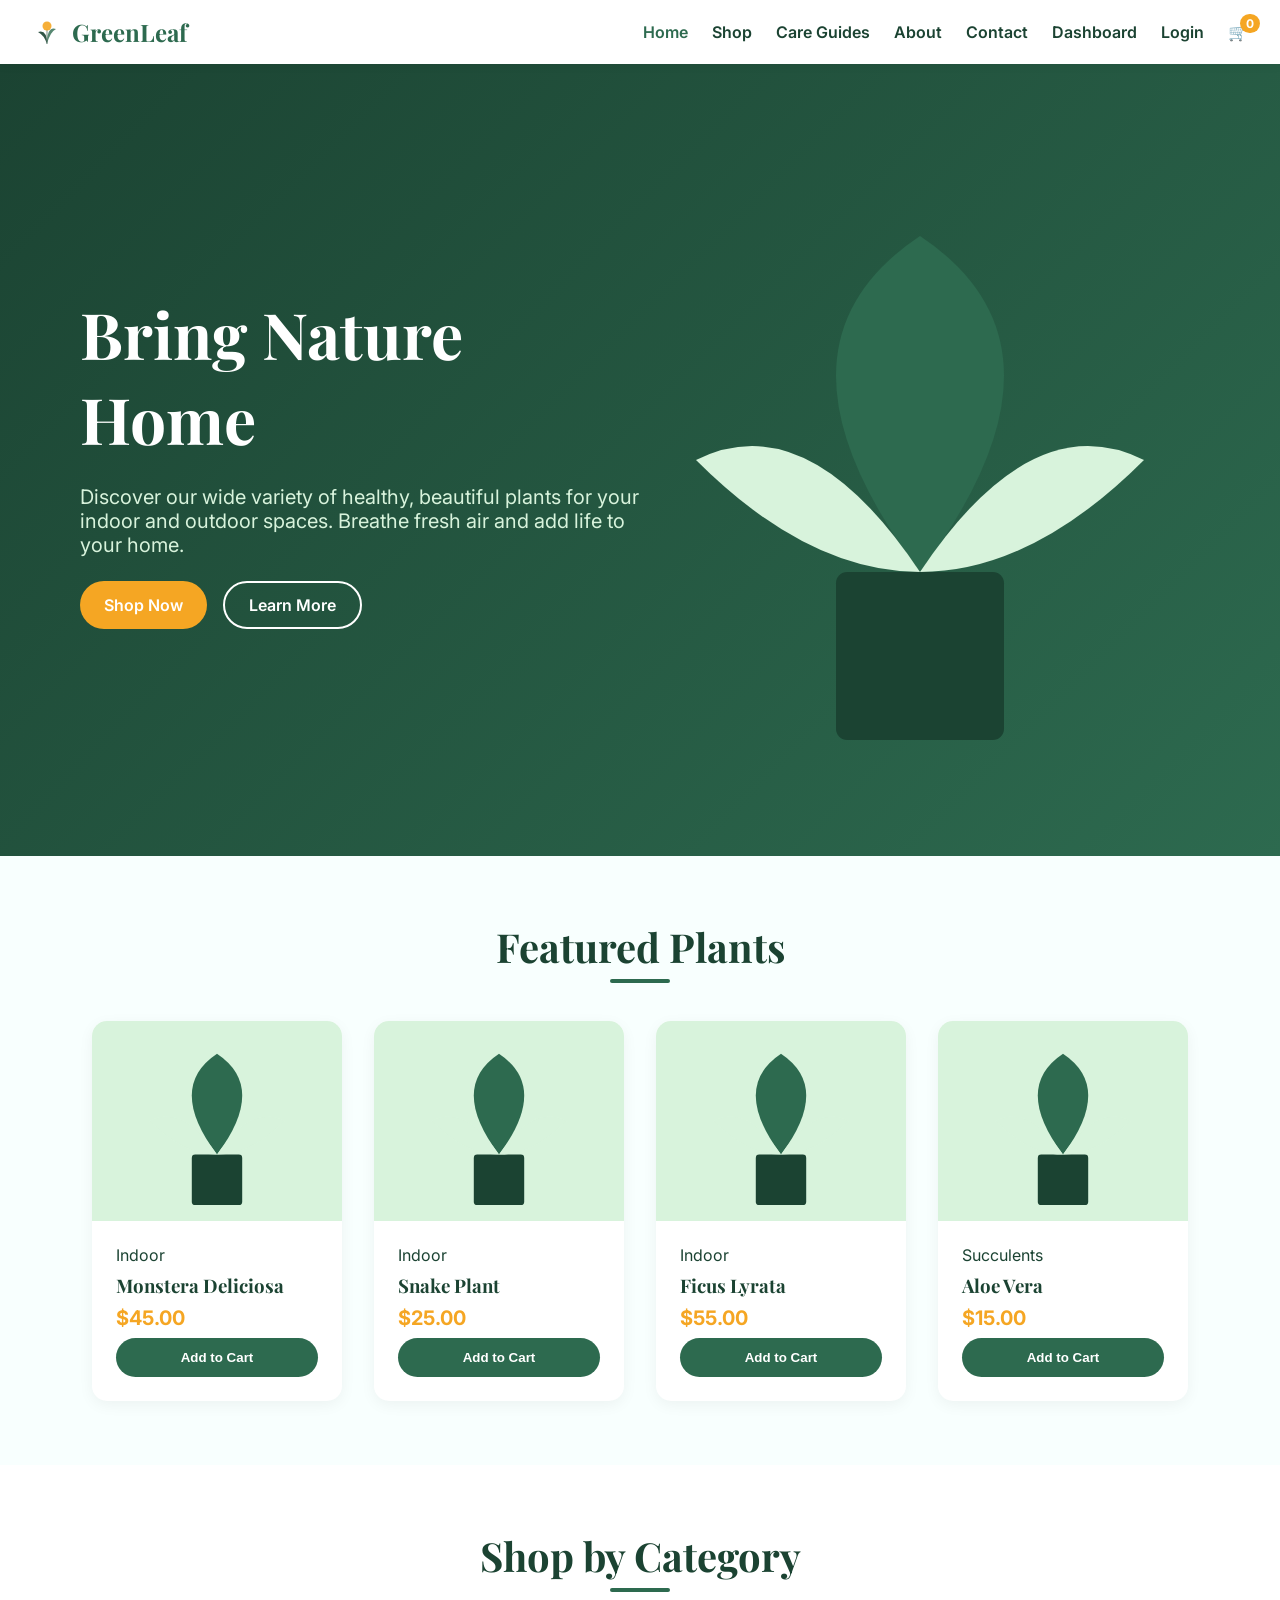
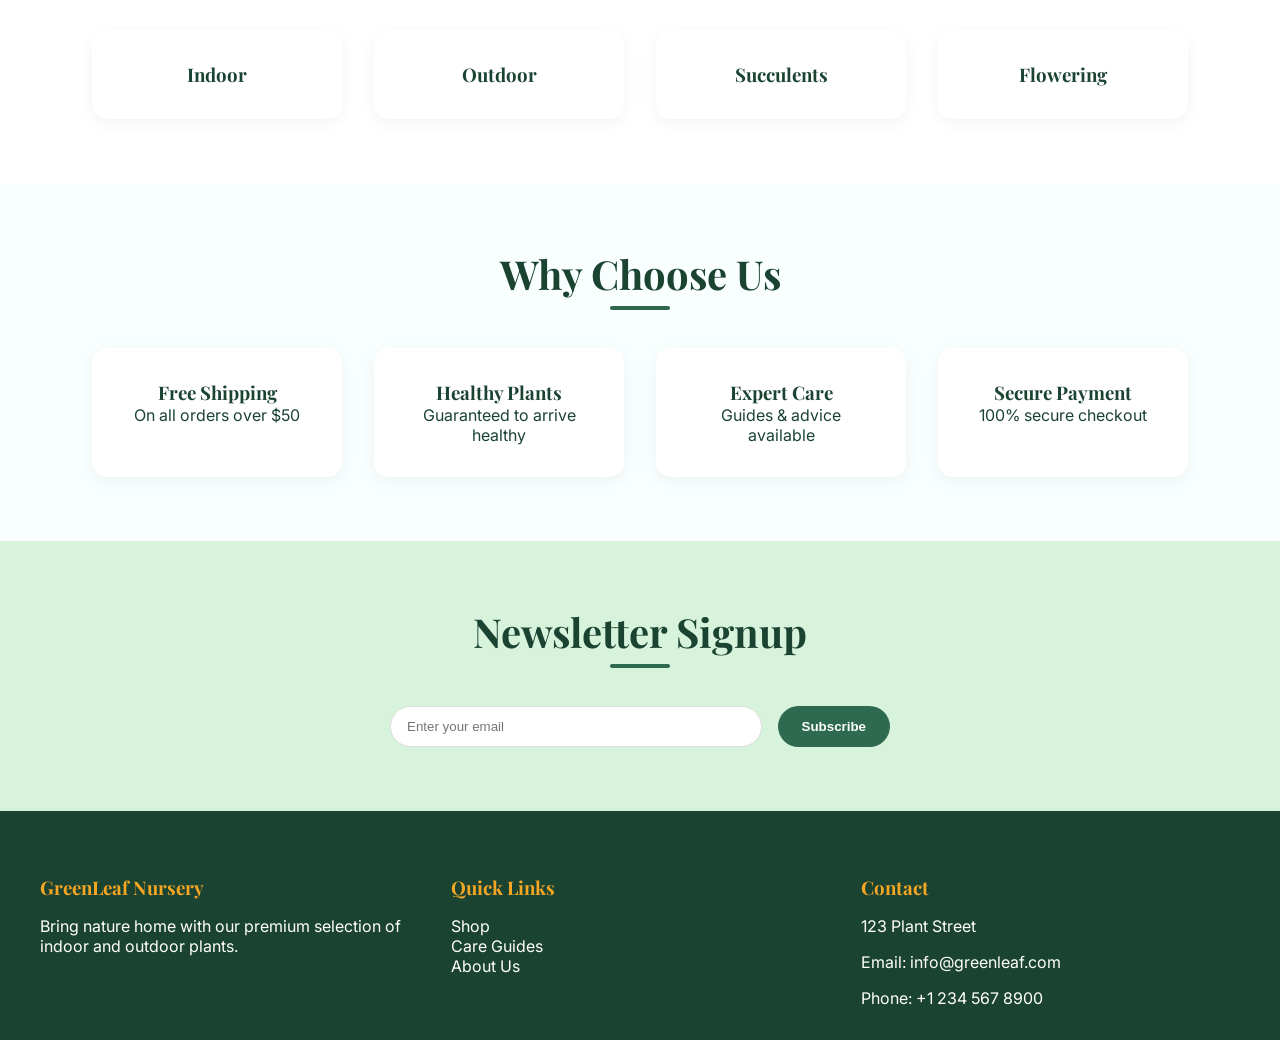
<file: PlantNurseryStore/index.html>
<!DOCTYPE html>
<html lang="en">
<head>
    <meta charset="UTF-8">
    <meta name="viewport" content="width=device-width, initial-scale=1.0">
    <title>GreenLeaf Nursery - Bring Nature Home</title>
    <meta name="description" content="Shop the best indoor and outdoor plants at GreenLeaf Nursery. Bring nature home with our premium selection.">
    <link rel="stylesheet" href="cssFile/globalStyles.css">
</head>
<body>

    <nav class="navbar">
        <a href="index.html" class="nav-brand">
            <img src="sources/logo.svg" alt="GreenLeaf Logo">
            GreenLeaf
        </a>
        <div class="hamburger">
            <span></span><span></span><span></span>
        </div>
        <ul class="nav-links">
            <li><a href="index.html">Home</a></li>
            <li><a href="pages/shop.html">Shop</a></li>
            <li><a href="pages/care-guides.html">Care Guides</a></li>
            <li><a href="pages/about.html">About</a></li>
            <li><a href="pages/contact.html">Contact</a></li>
            <li><a href="pages/dashboard.html">Dashboard</a></li>
            <li><a href="pages/login.html">Login</a></li>
            <li>
                <a href="pages/cart.html" class="cart-icon">
                    🛒 <span class="cart-count">0</span>
                </a>
            </li>
        </ul>
    </nav>

    <header class="hero">
        <div class="hero-content">
            <h1>Bring Nature Home</h1>
            <p>Discover our wide variety of healthy, beautiful plants for your indoor and outdoor spaces. Breathe fresh air and add life to your home.</p>
            <div class="hero-buttons">
                <a href="pages/shop.html" class="btn btn-accent">Shop Now</a>
                <a href="pages/about.html" class="btn btn-outline" style="border-color: white; color: white;">Learn More</a>
            </div>
        </div>
        <div class="hero-image">
            <img src="sources/plant.svg" alt="Hero Plant">
        </div>
    </header>

    <section class="section-container">
        <h2 class="section-title">Featured Plants</h2>
        <div class="cards-wrapper">
            <div class="product-card" data-id="1" data-name="Monstera Deliciosa" data-price="45.00" data-img="sources/plant.svg" data-category="Indoor">
                <div class="product-img-box">
                    <img src="sources/plant.svg" alt="Monstera">
                </div>
                <div class="product-info">
                    <span>Indoor</span>
                    <h3>Monstera Deliciosa</h3>
                    <div class="product-price">$45.00</div>
                    <button class="btn btn-primary btn-add-cart">Add to Cart</button>
                </div>
            </div>
            <div class="product-card" data-id="2" data-name="Snake Plant" data-price="25.00" data-img="sources/plant.svg" data-category="Indoor">
                <div class="product-img-box">
                    <img src="sources/plant.svg" alt="Snake Plant">
                </div>
                <div class="product-info">
                    <span>Indoor</span>
                    <h3>Snake Plant</h3>
                    <div class="product-price">$25.00</div>
                    <button class="btn btn-primary btn-add-cart">Add to Cart</button>
                </div>
            </div>
            <div class="product-card" data-id="3" data-name="Ficus Lyrata" data-price="55.00" data-img="sources/plant.svg" data-category="Indoor">
                <div class="product-img-box">
                    <img src="sources/plant.svg" alt="Ficus Lyrata">
                </div>
                <div class="product-info">
                    <span>Indoor</span>
                    <h3>Ficus Lyrata</h3>
                    <div class="product-price">$55.00</div>
                    <button class="btn btn-primary btn-add-cart">Add to Cart</button>
                </div>
            </div>
            <div class="product-card" data-id="4" data-name="Aloe Vera" data-price="15.00" data-img="sources/plant.svg" data-category="Succulents">
                <div class="product-img-box">
                    <img src="sources/plant.svg" alt="Aloe Vera">
                </div>
                <div class="product-info">
                    <span>Succulents</span>
                    <h3>Aloe Vera</h3>
                    <div class="product-price">$15.00</div>
                    <button class="btn btn-primary btn-add-cart">Add to Cart</button>
                </div>
            </div>
        </div>
    </section>

    <section class="section-container" style="background-color: var(--card);">
        <h2 class="section-title">Shop by Category</h2>
        <div class="cards-wrapper">
            <div class="product-card" style="align-items: center; padding: 2rem;">
                <h3>Indoor</h3>
            </div>
            <div class="product-card" style="align-items: center; padding: 2rem;">
                <h3>Outdoor</h3>
            </div>
            <div class="product-card" style="align-items: center; padding: 2rem;">
                <h3>Succulents</h3>
            </div>
            <div class="product-card" style="align-items: center; padding: 2rem;">
                <h3>Flowering</h3>
            </div>
        </div>
    </section>

    <section class="section-container">
        <h2 class="section-title">Why Choose Us</h2>
        <div class="cards-wrapper">
            <div class="product-card" style="padding: 2rem; text-align: center;">
                <h3>Free Shipping</h3>
                <p>On all orders over $50</p>
            </div>
            <div class="product-card" style="padding: 2rem; text-align: center;">
                <h3>Healthy Plants</h3>
                <p>Guaranteed to arrive healthy</p>
            </div>
            <div class="product-card" style="padding: 2rem; text-align: center;">
                <h3>Expert Care</h3>
                <p>Guides & advice available</p>
            </div>
            <div class="product-card" style="padding: 2rem; text-align: center;">
                <h3>Secure Payment</h3>
                <p>100% secure checkout</p>
            </div>
        </div>
    </section>

    <section class="section-container" style="background-color: var(--light);">
        <h2 class="section-title">Newsletter Signup</h2>
        <form style="display: flex; gap: 1rem; width: 100%; max-width: 500px;">
            <input type="email" placeholder="Enter your email" required class="form-input">
            <button type="submit" class="btn btn-primary">Subscribe</button>
        </form>
    </section>

    <footer class="footer">
        <div class="footer-content">
            <div class="footer-col">
                <h3>GreenLeaf Nursery</h3>
                <p>Bring nature home with our premium selection of indoor and outdoor plants.</p>
            </div>
            <div class="footer-col">
                <h3>Quick Links</h3>
                <ul>
                    <li><a href="pages/shop.html">Shop</a></li>
                    <li><a href="pages/care-guides.html">Care Guides</a></li>
                    <li><a href="pages/about.html">About Us</a></li>
                </ul>
            </div>
            <div class="footer-col">
                <h3>Contact</h3>
                <p>123 Plant Street</p>
                <p>Email: info@greenleaf.com</p>
                <p>Phone: +1 234 567 8900</p>
            </div>
        </div>
    </footer>

    <script src="jsFile/jsFunctions.js"></script>
</body>
</html>
</file>
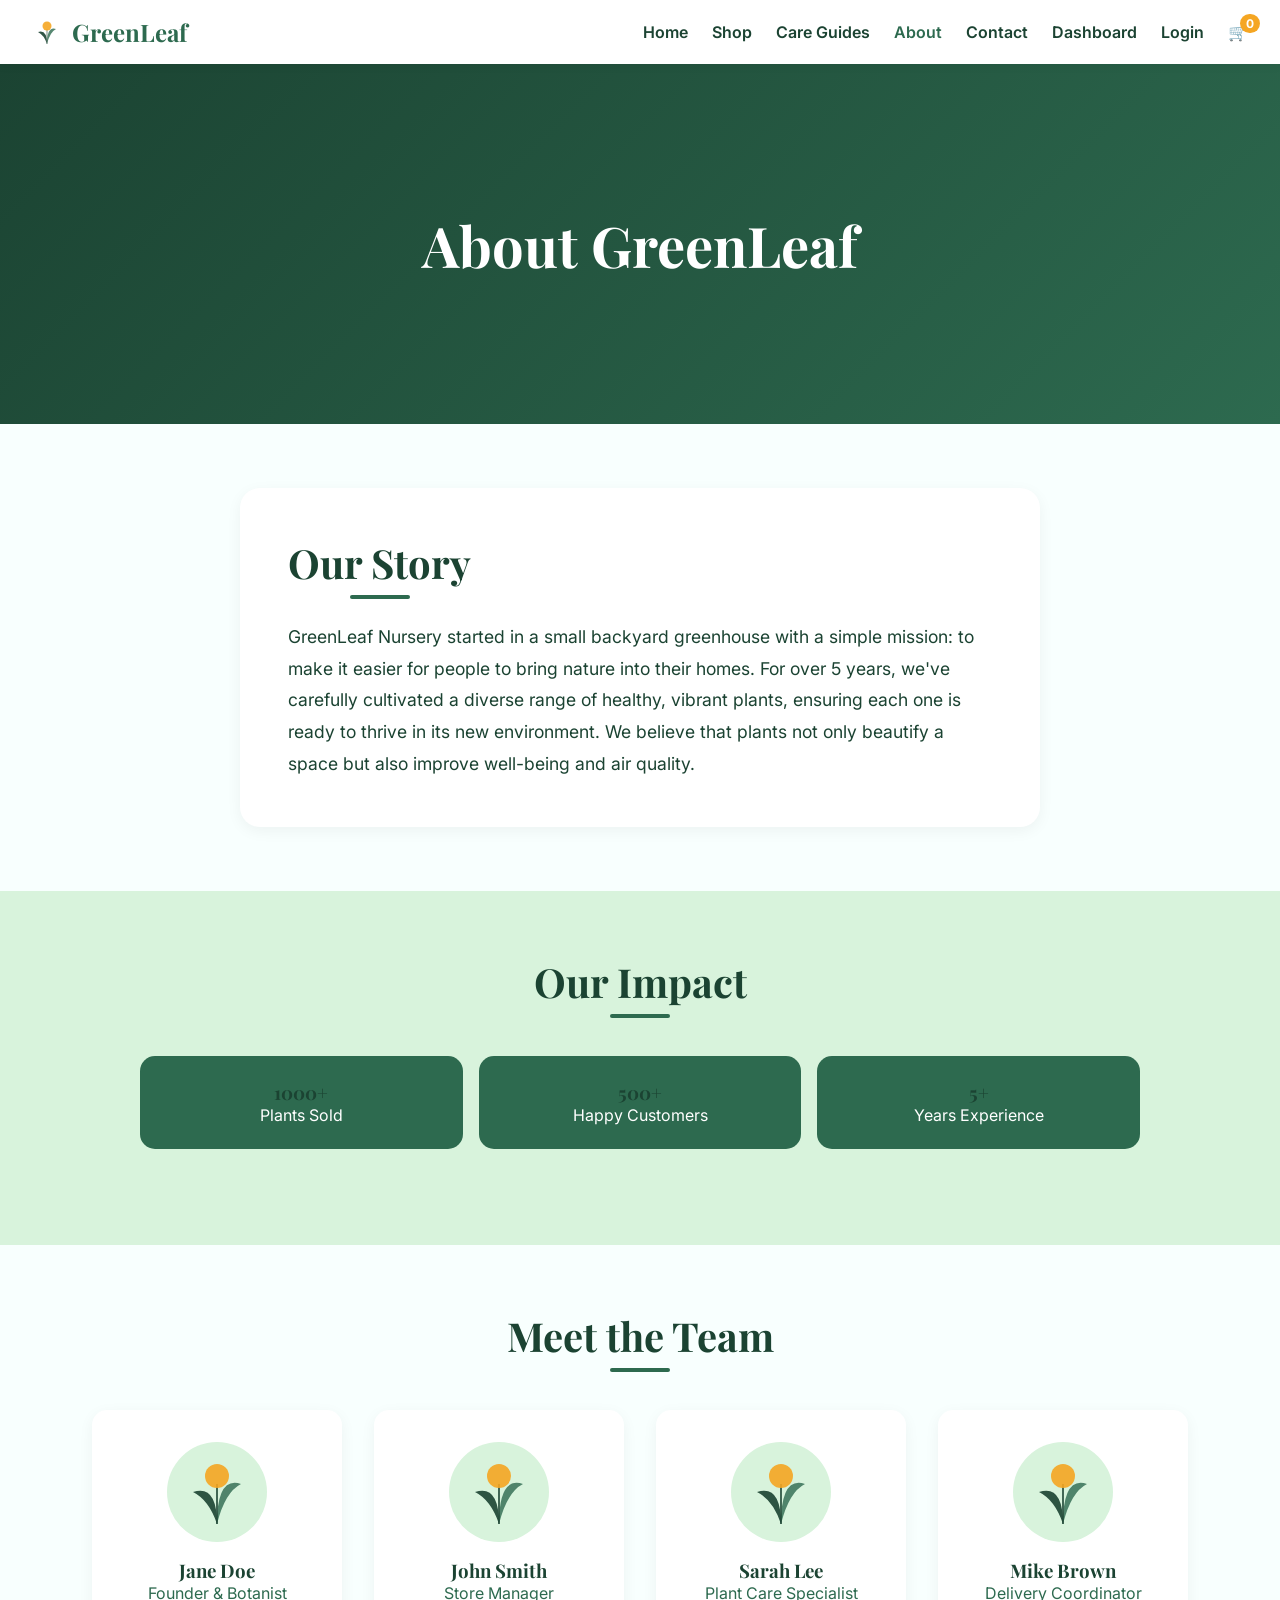
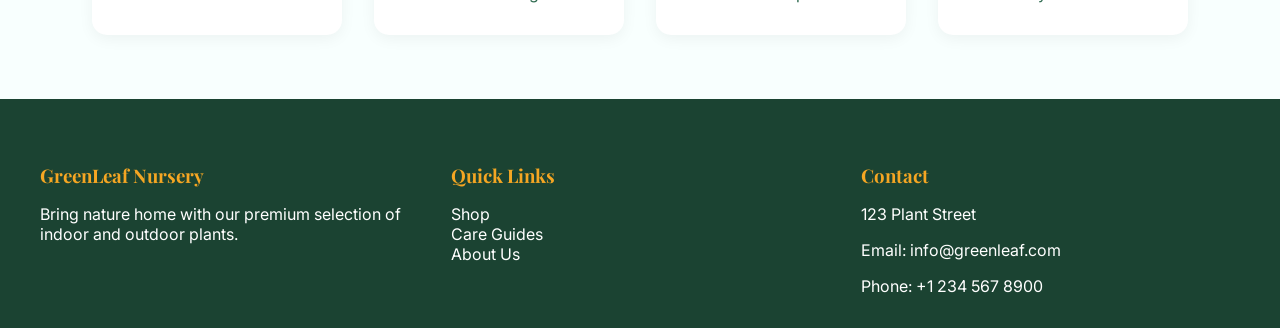
<file: PlantNurseryStore/pages/about.html>
<!DOCTYPE html>
<html lang="en">
<head>
    <meta charset="UTF-8">
    <meta name="viewport" content="width=device-width, initial-scale=1.0">
    <title>About Us - GreenLeaf Nursery</title>
    <link rel="stylesheet" href="../cssFile/globalStyles.css">
</head>
<body>

    <nav class="navbar">
        <a href="../index.html" class="nav-brand">
            <img src="../sources/logo.svg" alt="GreenLeaf Logo">
            GreenLeaf
        </a>
        <div class="hamburger">
            <span></span><span></span><span></span>
        </div>
        <ul class="nav-links">
            <li><a href="../index.html">Home</a></li>
            <li><a href="shop.html">Shop</a></li>
            <li><a href="care-guides.html">Care Guides</a></li>
            <li><a href="about.html" class="active">About</a></li>
            <li><a href="contact.html">Contact</a></li>
            <li><a href="dashboard.html">Dashboard</a></li>
            <li><a href="login.html">Login</a></li>
            <li>
                <a href="cart.html" class="cart-icon">
                    🛒 <span class="cart-count">0</span>
                </a>
            </li>
        </ul>
    </nav>

    <header class="hero" style="min-height: 40vh; text-align: center; justify-content: center;">
        <h1 style="color: white; font-size: 3.5rem;">About GreenLeaf</h1>
    </header>

    <section class="section-container">
        <div style="max-width: 800px; background: var(--card); padding: 3rem; border-radius: 20px; box-shadow: 0 4px 15px rgba(0,0,0,0.05);">
            <h2 class="section-title" style="margin-bottom: 2rem;">Our Story</h2>
            <p style="line-height: 1.8; font-size: 1.1rem;">GreenLeaf Nursery started in a small backyard greenhouse with a simple mission: to make it easier for people to bring nature into their homes. For over 5 years, we've carefully cultivated a diverse range of healthy, vibrant plants, ensuring each one is ready to thrive in its new environment. We believe that plants not only beautify a space but also improve well-being and air quality.</p>
        </div>
    </section>

    <section class="section-container" style="background: var(--light);">
        <h2 class="section-title">Our Impact</h2>
        <div class="dash-stats-row" style="max-width: 1000px; width: 100%;">
            <div class="dash-stat-card">
                <h3>1000+</h3>
                <p>Plants Sold</p>
            </div>
            <div class="dash-stat-card">
                <h3>500+</h3>
                <p>Happy Customers</p>
            </div>
            <div class="dash-stat-card">
                <h3>5+</h3>
                <p>Years Experience</p>
            </div>
        </div>
    </section>

    <section class="section-container">
        <h2 class="section-title">Meet the Team</h2>
        <div class="cards-wrapper">
            <div class="product-card" style="align-items: center; text-align: center; padding: 2rem 0;">
                <img src="../sources/logo.svg" alt="Jane Doe" style="width: 100px; height: 100px; border-radius: 50%; background: var(--light); padding: 10px; margin-bottom: 1rem;">
                <h3>Jane Doe</h3>
                <p style="color: var(--primary);">Founder & Botanist</p>
            </div>
            <div class="product-card" style="align-items: center; text-align: center; padding: 2rem 0;">
                <img src="../sources/logo.svg" alt="John Smith" style="width: 100px; height: 100px; border-radius: 50%; background: var(--light); padding: 10px; margin-bottom: 1rem;">
                <h3>John Smith</h3>
                <p style="color: var(--primary);">Store Manager</p>
            </div>
            <div class="product-card" style="align-items: center; text-align: center; padding: 2rem 0;">
                <img src="../sources/logo.svg" alt="Sarah Lee" style="width: 100px; height: 100px; border-radius: 50%; background: var(--light); padding: 10px; margin-bottom: 1rem;">
                <h3>Sarah Lee</h3>
                <p style="color: var(--primary);">Plant Care Specialist</p>
            </div>
            <div class="product-card" style="align-items: center; text-align: center; padding: 2rem 0;">
                <img src="../sources/logo.svg" alt="Mike Brown" style="width: 100px; height: 100px; border-radius: 50%; background: var(--light); padding: 10px; margin-bottom: 1rem;">
                <h3>Mike Brown</h3>
                <p style="color: var(--primary);">Delivery Coordinator</p>
            </div>
        </div>
    </section>

    <footer class="footer">
        <div class="footer-content">
            <div class="footer-col">
                <h3>GreenLeaf Nursery</h3>
                <p>Bring nature home with our premium selection of indoor and outdoor plants.</p>
            </div>
            <div class="footer-col">
                <h3>Quick Links</h3>
                <ul>
                    <li><a href="shop.html">Shop</a></li>
                    <li><a href="care-guides.html">Care Guides</a></li>
                    <li><a href="about.html">About Us</a></li>
                </ul>
            </div>
            <div class="footer-col">
                <h3>Contact</h3>
                <p>123 Plant Street</p>
                <p>Email: info@greenleaf.com</p>
                <p>Phone: +1 234 567 8900</p>
            </div>
        </div>
    </footer>

    <script src="../jsFile/jsFunctions.js"></script>
</body>
</html>
</file>
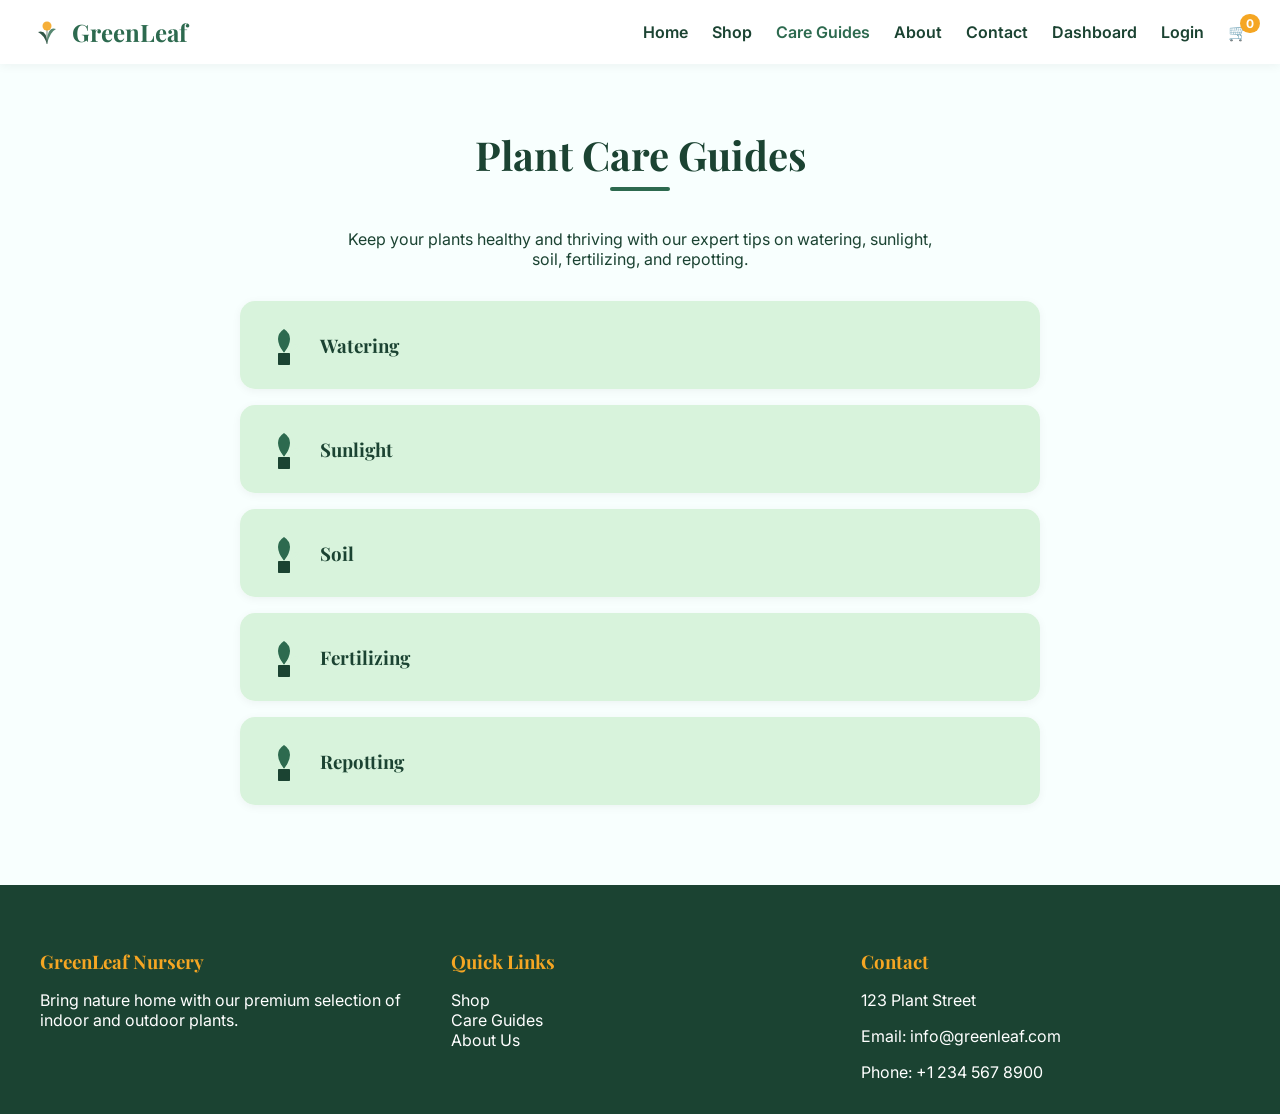
<file: PlantNurseryStore/pages/care-guides.html>
<!DOCTYPE html>
<html lang="en">
<head>
    <meta charset="UTF-8">
    <meta name="viewport" content="width=device-width, initial-scale=1.0">
    <title>Care Guides - GreenLeaf Nursery</title>
    <link rel="stylesheet" href="../cssFile/globalStyles.css">
</head>
<body>

    <nav class="navbar">
        <a href="../index.html" class="nav-brand">
            <img src="../sources/logo.svg" alt="GreenLeaf Logo">
            GreenLeaf
        </a>
        <div class="hamburger">
            <span></span><span></span><span></span>
        </div>
        <ul class="nav-links">
            <li><a href="../index.html">Home</a></li>
            <li><a href="shop.html">Shop</a></li>
            <li><a href="care-guides.html" class="active">Care Guides</a></li>
            <li><a href="about.html">About</a></li>
            <li><a href="contact.html">Contact</a></li>
            <li><a href="dashboard.html">Dashboard</a></li>
            <li><a href="login.html">Login</a></li>
            <li>
                <a href="cart.html" class="cart-icon">
                    🛒 <span class="cart-count">0</span>
                </a>
            </li>
        </ul>
    </nav>

    <section class="section-container">
        <h2 class="section-title">Plant Care Guides</h2>
        <p style="text-align: center; margin-bottom: 2rem; max-width: 600px;">Keep your plants healthy and thriving with our expert tips on watering, sunlight, soil, fertilizing, and repotting.</p>
        
        <div class="accordion-item">
            <div class="accordion-header">
                <img src="../sources/plant.svg" alt="Watering" class="accordion-icon">
                <h3>Watering</h3>
            </div>
            <div class="accordion-content">
                <p>Watering is the most crucial part of plant care. Always check the top 2 inches of soil before watering. If it's dry, water thoroughly until it drains out the bottom. Succulents need less water, while tropical plants prefer slightly moist soil.</p>
            </div>
        </div>

        <div class="accordion-item">
            <div class="accordion-header">
                <img src="../sources/plant.svg" alt="Sunlight" class="accordion-icon">
                <h3>Sunlight</h3>
            </div>
            <div class="accordion-content">
                <p>Most indoor plants thrive in bright, indirect sunlight. Direct sun can burn leaves, while too little light can slow growth. Observe your plant's leaves: pale leaves often mean too little light, while brown spots can mean sunburn.</p>
            </div>
        </div>

        <div class="accordion-item">
            <div class="accordion-header">
                <img src="../sources/plant.svg" alt="Soil" class="accordion-icon">
                <h3>Soil</h3>
            </div>
            <div class="accordion-content">
                <p>Use well-draining soil to prevent root rot. A standard potting mix works for most plants, but succulents and cacti require a sandy mix. A good mix retains moisture but allows excess water to escape quickly.</p>
            </div>
        </div>

        <div class="accordion-item">
            <div class="accordion-header">
                <img src="../sources/plant.svg" alt="Fertilizing" class="accordion-icon">
                <h3>Fertilizing</h3>
            </div>
            <div class="accordion-content">
                <p>Feed your plants during the growing season (spring and summer) every 2-4 weeks with a balanced liquid fertilizer. Do not fertilize during winter when the plant is dormant.</p>
            </div>
        </div>

        <div class="accordion-item">
            <div class="accordion-header">
                <img src="../sources/plant.svg" alt="Repotting" class="accordion-icon">
                <h3>Repotting</h3>
            </div>
            <div class="accordion-content">
                <p>Repot your plants every 1-2 years or when you see roots growing out of the drainage holes. Choose a pot that is 1-2 inches larger in diameter. Spring is the best time for repotting.</p>
            </div>
        </div>

    </section>

    <footer class="footer">
        <div class="footer-content">
            <div class="footer-col">
                <h3>GreenLeaf Nursery</h3>
                <p>Bring nature home with our premium selection of indoor and outdoor plants.</p>
            </div>
            <div class="footer-col">
                <h3>Quick Links</h3>
                <ul>
                    <li><a href="shop.html">Shop</a></li>
                    <li><a href="care-guides.html">Care Guides</a></li>
                    <li><a href="about.html">About Us</a></li>
                </ul>
            </div>
            <div class="footer-col">
                <h3>Contact</h3>
                <p>123 Plant Street</p>
                <p>Email: info@greenleaf.com</p>
                <p>Phone: +1 234 567 8900</p>
            </div>
        </div>
    </footer>

    <script src="../jsFile/jsFunctions.js"></script>
</body>
</html>
</file>
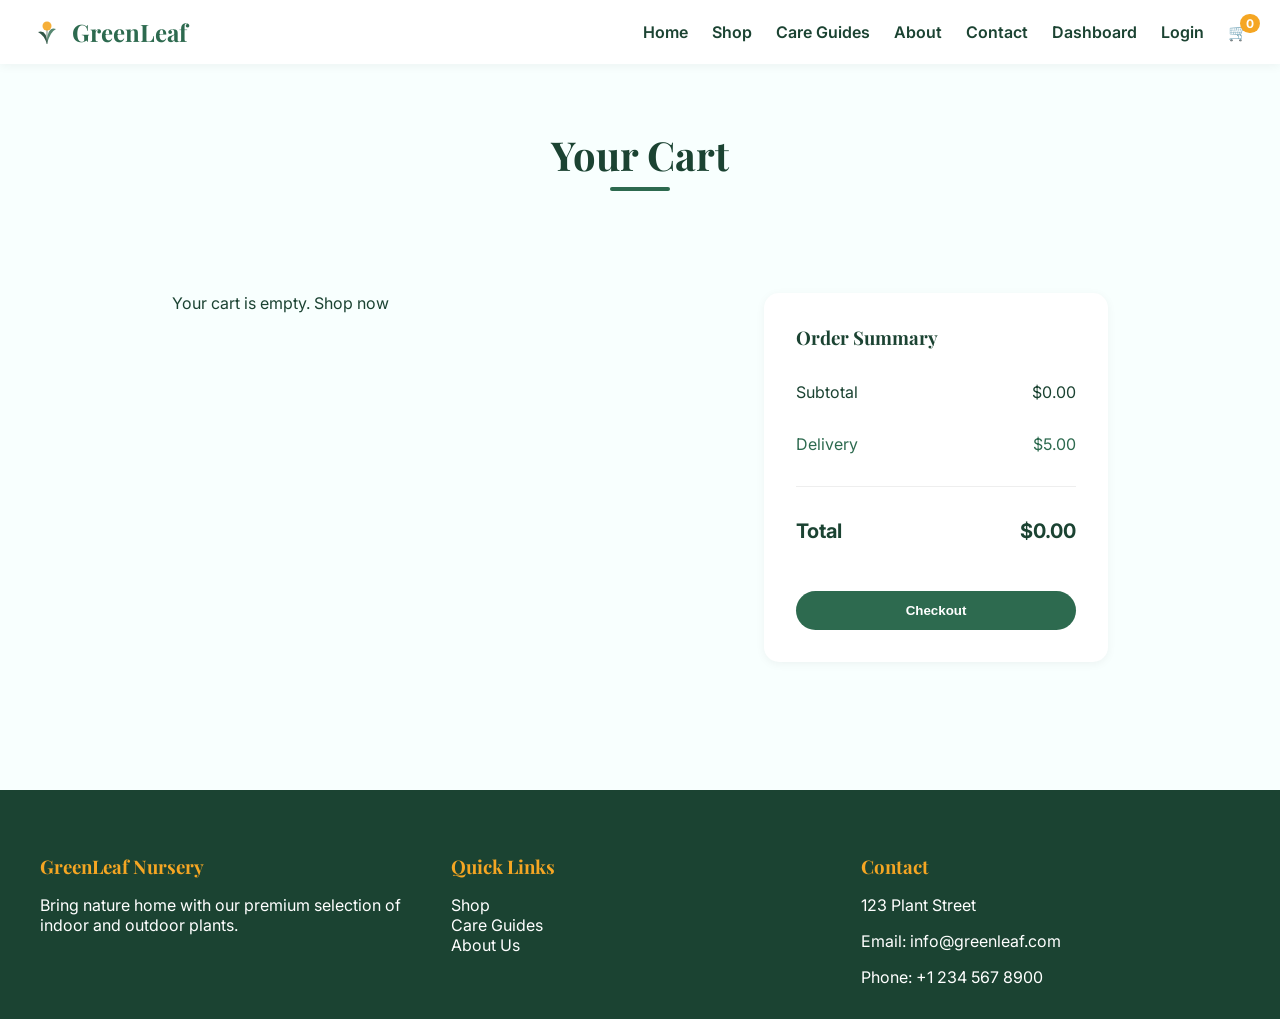
<file: PlantNurseryStore/pages/cart.html>
<!DOCTYPE html>
<html lang="en">
<head>
    <meta charset="UTF-8">
    <meta name="viewport" content="width=device-width, initial-scale=1.0">
    <title>Cart - GreenLeaf Nursery</title>
    <link rel="stylesheet" href="../cssFile/globalStyles.css">
</head>
<body>

    <nav class="navbar">
        <a href="../index.html" class="nav-brand">
            <img src="../sources/logo.svg" alt="GreenLeaf Logo">
            GreenLeaf
        </a>
        <div class="hamburger">
            <span></span><span></span><span></span>
        </div>
        <ul class="nav-links">
            <li><a href="../index.html">Home</a></li>
            <li><a href="shop.html">Shop</a></li>
            <li><a href="care-guides.html">Care Guides</a></li>
            <li><a href="about.html">About</a></li>
            <li><a href="contact.html">Contact</a></li>
            <li><a href="dashboard.html">Dashboard</a></li>
            <li><a href="login.html">Login</a></li>
            <li>
                <a href="cart.html" class="cart-icon active">
                    🛒 <span class="cart-count">0</span>
                </a>
            </li>
        </ul>
    </nav>

    <section class="section-container">
        <h2 class="section-title">Your Cart</h2>
        
        <div class="cart-container">
            <div class="cart-items" id="cart-items-container">
                <!-- Javascript will inject cart items here -->
            </div>
            
            <div class="cart-summary">
                <h3>Order Summary</h3>
                <div style="display: flex; justify-content: space-between; margin-top: 1rem;">
                    <span>Subtotal</span>
                    <span id="cart-subtotal">$0.00</span>
                </div>
                <div style="display: flex; justify-content: space-between; margin-top: 1rem; color: var(--primary);">
                    <span>Delivery</span>
                    <span>$5.00</span>
                </div>
                <hr style="margin: 1rem 0; border: none; border-top: 1px solid #eee;">
                <div style="display: flex; justify-content: space-between; font-weight: bold; font-size: 1.25rem;">
                    <span>Total</span>
                    <span id="cart-total">$0.00</span>
                </div>
                <button class="btn btn-primary" style="width: 100%; margin-top: 2rem;">Checkout</button>
            </div>
        </div>
    </section>

    <footer class="footer">
        <div class="footer-content">
            <div class="footer-col">
                <h3>GreenLeaf Nursery</h3>
                <p>Bring nature home with our premium selection of indoor and outdoor plants.</p>
            </div>
            <div class="footer-col">
                <h3>Quick Links</h3>
                <ul>
                    <li><a href="shop.html">Shop</a></li>
                    <li><a href="care-guides.html">Care Guides</a></li>
                    <li><a href="about.html">About Us</a></li>
                </ul>
            </div>
            <div class="footer-col">
                <h3>Contact</h3>
                <p>123 Plant Street</p>
                <p>Email: info@greenleaf.com</p>
                <p>Phone: +1 234 567 8900</p>
            </div>
        </div>
    </footer>

    <script src="../jsFile/jsFunctions.js"></script>
</body>
</html>
</file>
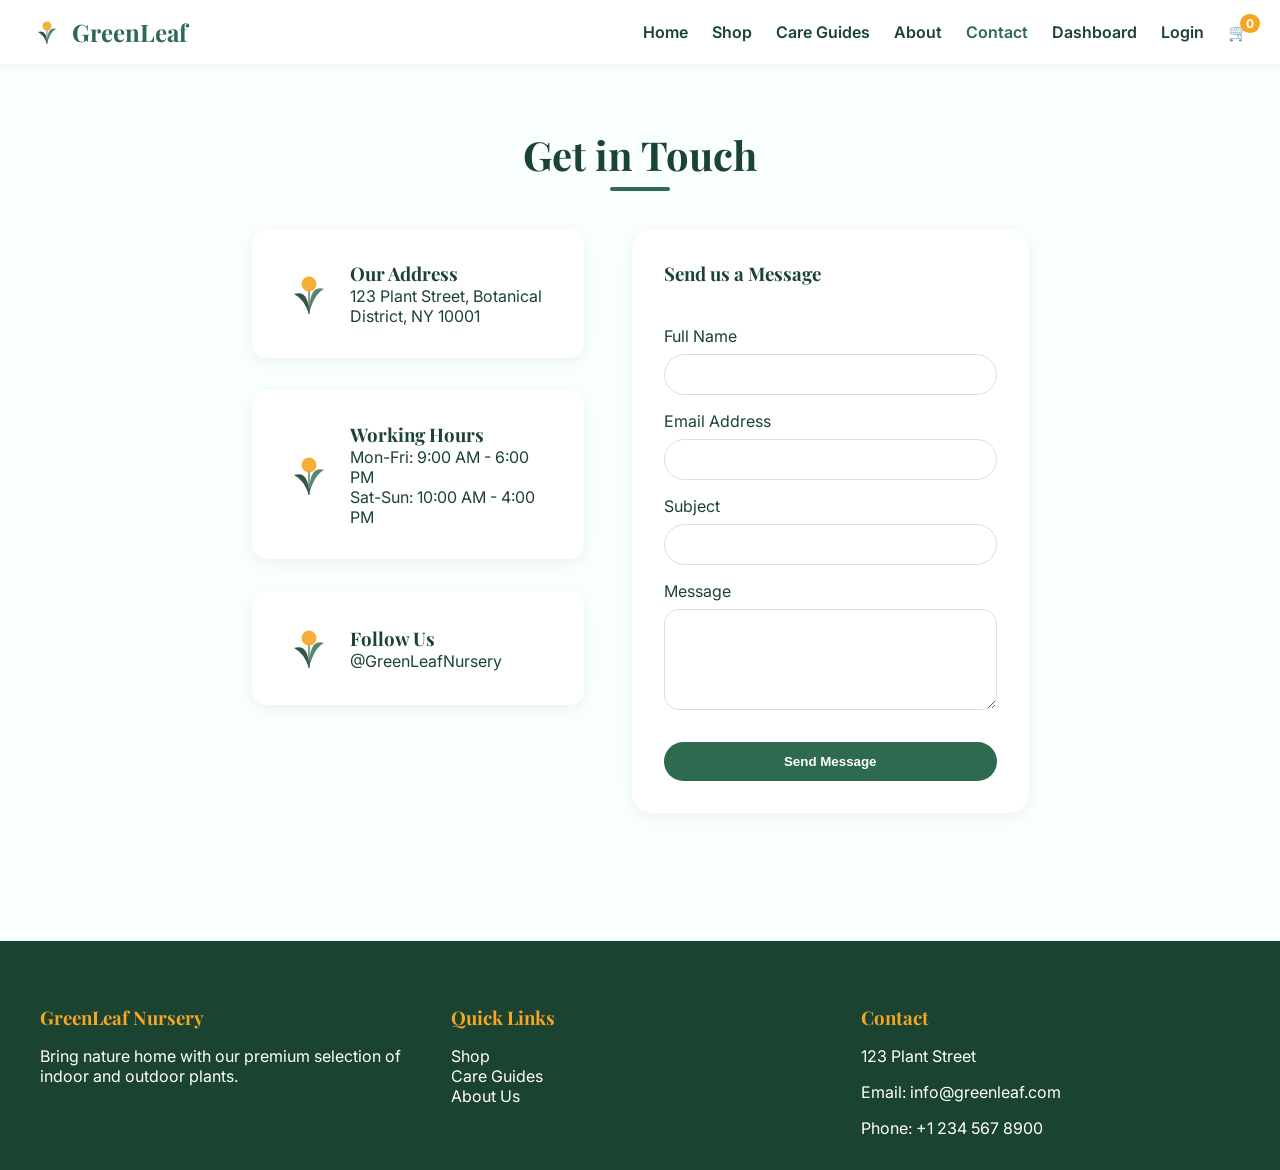
<file: PlantNurseryStore/pages/contact.html>
<!DOCTYPE html>
<html lang="en">
<head>
    <meta charset="UTF-8">
    <meta name="viewport" content="width=device-width, initial-scale=1.0">
    <title>Contact Us - GreenLeaf Nursery</title>
    <link rel="stylesheet" href="../cssFile/globalStyles.css">
</head>
<body>

    <nav class="navbar">
        <a href="../index.html" class="nav-brand">
            <img src="../sources/logo.svg" alt="GreenLeaf Logo">
            GreenLeaf
        </a>
        <div class="hamburger">
            <span></span><span></span><span></span>
        </div>
        <ul class="nav-links">
            <li><a href="../index.html">Home</a></li>
            <li><a href="shop.html">Shop</a></li>
            <li><a href="care-guides.html">Care Guides</a></li>
            <li><a href="about.html">About</a></li>
            <li><a href="contact.html" class="active">Contact</a></li>
            <li><a href="dashboard.html">Dashboard</a></li>
            <li><a href="login.html">Login</a></li>
            <li>
                <a href="cart.html" class="cart-icon">
                    🛒 <span class="cart-count">0</span>
                </a>
            </li>
        </ul>
    </nav>

    <section class="section-container">
        <h2 class="section-title">Get in Touch</h2>
        <div class="details-container" style="margin-top: 0;">
            <div class="details-info" style="gap: 2rem;">
                <div class="product-card" style="width: 100%; padding: 2rem; flex-direction: row; gap: 1rem; align-items: center;">
                    <img src="../sources/logo.svg" alt="Location" style="width: 50px; height: 50px;">
                    <div>
                        <h3>Our Address</h3>
                        <p>123 Plant Street, Botanical District, NY 10001</p>
                    </div>
                </div>
                <div class="product-card" style="width: 100%; padding: 2rem; flex-direction: row; gap: 1rem; align-items: center;">
                    <img src="../sources/logo.svg" alt="Hours" style="width: 50px; height: 50px;">
                    <div>
                        <h3>Working Hours</h3>
                        <p>Mon-Fri: 9:00 AM - 6:00 PM</p>
                        <p>Sat-Sun: 10:00 AM - 4:00 PM</p>
                    </div>
                </div>
                <div class="product-card" style="width: 100%; padding: 2rem; flex-direction: row; gap: 1rem; align-items: center;">
                    <img src="../sources/logo.svg" alt="Social" style="width: 50px; height: 50px;">
                    <div>
                        <h3>Follow Us</h3>
                        <p>@GreenLeafNursery</p>
                    </div>
                </div>
            </div>
            
            <div class="details-info" style="background: var(--card); padding: 2rem; border-radius: 20px; box-shadow: 0 4px 15px rgba(0,0,0,0.05);">
                <h3>Send us a Message</h3>
                <form style="display: flex; flex-direction: column; gap: 1rem; margin-top: 1rem;">
                    <div class="form-group">
                        <label>Full Name</label>
                        <input type="text" class="form-input" required>
                    </div>
                    <div class="form-group">
                        <label>Email Address</label>
                        <input type="email" class="form-input" required>
                    </div>
                    <div class="form-group">
                        <label>Subject</label>
                        <input type="text" class="form-input" required>
                    </div>
                    <div class="form-group">
                        <label>Message</label>
                        <textarea class="form-input" rows="5" style="border-radius: 15px;" required></textarea>
                    </div>
                    <button type="submit" class="btn btn-primary" style="margin-top: 1rem;">Send Message</button>
                </form>
            </div>
        </div>
    </section>

    <footer class="footer">
        <div class="footer-content">
            <div class="footer-col">
                <h3>GreenLeaf Nursery</h3>
                <p>Bring nature home with our premium selection of indoor and outdoor plants.</p>
            </div>
            <div class="footer-col">
                <h3>Quick Links</h3>
                <ul>
                    <li><a href="shop.html">Shop</a></li>
                    <li><a href="care-guides.html">Care Guides</a></li>
                    <li><a href="about.html">About Us</a></li>
                </ul>
            </div>
            <div class="footer-col">
                <h3>Contact</h3>
                <p>123 Plant Street</p>
                <p>Email: info@greenleaf.com</p>
                <p>Phone: +1 234 567 8900</p>
            </div>
        </div>
    </footer>

    <script src="../jsFile/jsFunctions.js"></script>
</body>
</html>
</file>
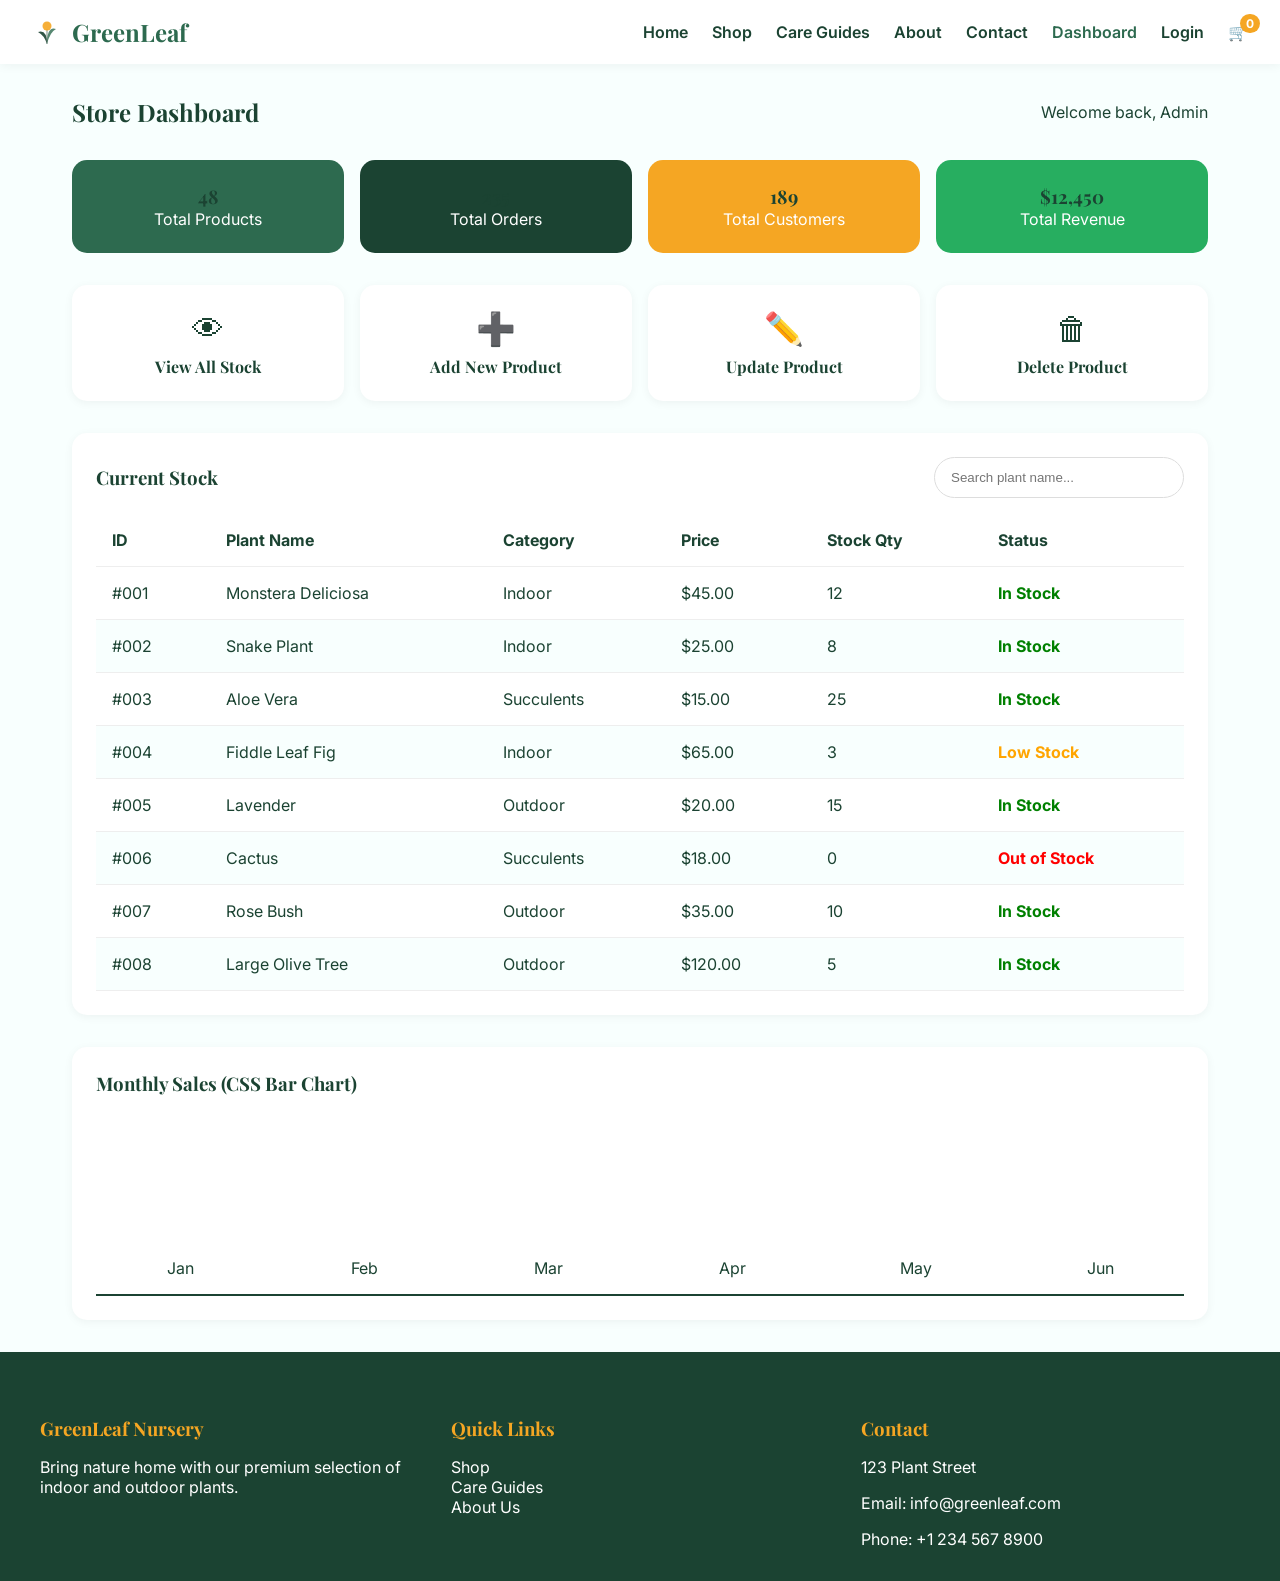
<file: PlantNurseryStore/pages/dashboard.html>
<!DOCTYPE html>
<html lang="en">
<head>
    <meta charset="UTF-8">
    <meta name="viewport" content="width=device-width, initial-scale=1.0">
    <title>Store Dashboard - GreenLeaf Nursery</title>
    <link rel="stylesheet" href="../cssFile/globalStyles.css">
</head>
<body style="background-color: var(--bg);">

    <nav class="navbar">
        <a href="../index.html" class="nav-brand">
            <img src="../sources/logo.svg" alt="GreenLeaf Logo">
            GreenLeaf
        </a>
        <div class="hamburger">
            <span></span><span></span><span></span>
        </div>
        <ul class="nav-links">
            <li><a href="../index.html">Home</a></li>
            <li><a href="shop.html">Shop</a></li>
            <li><a href="care-guides.html">Care Guides</a></li>
            <li><a href="about.html">About</a></li>
            <li><a href="contact.html">Contact</a></li>
            <li><a href="dashboard.html" class="active">Dashboard</a></li>
            <li><a href="login.html">Login</a></li>
            <li>
                <a href="cart.html" class="cart-icon">
                    🛒 <span class="cart-count">0</span>
                </a>
            </li>
        </ul>
    </nav>

    <div style="padding: 2rem; max-width: 1200px; margin: 0 auto; width: 100%;">
        <div class="dashboard-header">
            <h2>Store Dashboard</h2>
            <p>Welcome back, Admin</p>
        </div>

        <div class="dash-stats-row">
            <div class="dash-stat-card">
                <h3>48</h3>
                <p>Total Products</p>
            </div>
            <div class="dash-stat-card" style="background: var(--dark);">
                <h3>235</h3>
                <p>Total Orders</p>
            </div>
            <div class="dash-stat-card" style="background: var(--accent);">
                <h3>189</h3>
                <p>Total Customers</p>
            </div>
            <div class="dash-stat-card" style="background: #27ae60;">
                <h3>$12,450</h3>
                <p>Total Revenue</p>
            </div>
        </div>

        <div class="dash-actions-row">
            <div class="dash-action-card">
                <span style="font-size: 2rem; margin-bottom: 0.5rem;">👁</span>
                <h4>View All Stock</h4>
            </div>
            <div class="dash-action-card">
                <span style="font-size: 2rem; margin-bottom: 0.5rem;">➕</span>
                <h4>Add New Product</h4>
            </div>
            <div class="dash-action-card">
                <span style="font-size: 2rem; margin-bottom: 0.5rem;">✏️</span>
                <h4>Update Product</h4>
            </div>
            <div class="dash-action-card">
                <span style="font-size: 2rem; margin-bottom: 0.5rem;">🗑</span>
                <h4>Delete Product</h4>
            </div>
        </div>

        <div class="dash-table-container" style="margin-bottom: 2rem;">
            <div style="display: flex; justify-content: space-between; align-items: center; margin-bottom: 1rem;">
                <h3>Current Stock</h3>
                <input type="text" id="dash-search" class="form-input" style="width: 250px;" placeholder="Search plant name...">
            </div>
            <table class="dash-table">
                <thead>
                    <tr>
                        <th>ID</th>
                        <th>Plant Name</th>
                        <th>Category</th>
                        <th>Price</th>
                        <th>Stock Qty</th>
                        <th>Status</th>
                    </tr>
                </thead>
                <tbody>
                    <tr>
                        <td>#001</td>
                        <td>Monstera Deliciosa</td>
                        <td>Indoor</td>
                        <td>$45.00</td>
                        <td>12</td>
                        <td><span style="color: green; font-weight: bold;">In Stock</span></td>
                    </tr>
                    <tr>
                        <td>#002</td>
                        <td>Snake Plant</td>
                        <td>Indoor</td>
                        <td>$25.00</td>
                        <td>8</td>
                        <td><span style="color: green; font-weight: bold;">In Stock</span></td>
                    </tr>
                    <tr>
                        <td>#003</td>
                        <td>Aloe Vera</td>
                        <td>Succulents</td>
                        <td>$15.00</td>
                        <td>25</td>
                        <td><span style="color: green; font-weight: bold;">In Stock</span></td>
                    </tr>
                    <tr>
                        <td>#004</td>
                        <td>Fiddle Leaf Fig</td>
                        <td>Indoor</td>
                        <td>$65.00</td>
                        <td>3</td>
                        <td><span style="color: orange; font-weight: bold;">Low Stock</span></td>
                    </tr>
                    <tr>
                        <td>#005</td>
                        <td>Lavender</td>
                        <td>Outdoor</td>
                        <td>$20.00</td>
                        <td>15</td>
                        <td><span style="color: green; font-weight: bold;">In Stock</span></td>
                    </tr>
                    <tr>
                        <td>#006</td>
                        <td>Cactus</td>
                        <td>Succulents</td>
                        <td>$18.00</td>
                        <td>0</td>
                        <td><span style="color: red; font-weight: bold;">Out of Stock</span></td>
                    </tr>
                    <tr>
                        <td>#007</td>
                        <td>Rose Bush</td>
                        <td>Outdoor</td>
                        <td>$35.00</td>
                        <td>10</td>
                        <td><span style="color: green; font-weight: bold;">In Stock</span></td>
                    </tr>
                    <tr>
                        <td>#008</td>
                        <td>Large Olive Tree</td>
                        <td>Outdoor</td>
                        <td>$120.00</td>
                        <td>5</td>
                        <td><span style="color: green; font-weight: bold;">In Stock</span></td>
                    </tr>
                </tbody>
            </table>
        </div>

        <div class="dash-table-container">
            <h3>Monthly Sales (CSS Bar Chart)</h3>
            <div class="bar-chart">
                <div class="bar-wrapper">
                    <div class="bar" style="height: 45%;"></div>
                    <span>Jan</span>
                </div>
                <div class="bar-wrapper">
                    <div class="bar" style="height: 60%;"></div>
                    <span>Feb</span>
                </div>
                <div class="bar-wrapper">
                    <div class="bar" style="height: 80%;"></div>
                    <span>Mar</span>
                </div>
                <div class="bar-wrapper">
                    <div class="bar" style="height: 95%;"></div>
                    <span>Apr</span>
                </div>
                <div class="bar-wrapper">
                    <div class="bar" style="height: 70%;"></div>
                    <span>May</span>
                </div>
                <div class="bar-wrapper">
                    <div class="bar" style="height: 100%;"></div>
                    <span>Jun</span>
                </div>
            </div>
        </div>

    </div>

    <footer class="footer">
        <div class="footer-content">
            <div class="footer-col">
                <h3>GreenLeaf Nursery</h3>
                <p>Bring nature home with our premium selection of indoor and outdoor plants.</p>
            </div>
            <div class="footer-col">
                <h3>Quick Links</h3>
                <ul>
                    <li><a href="shop.html">Shop</a></li>
                    <li><a href="care-guides.html">Care Guides</a></li>
                    <li><a href="about.html">About Us</a></li>
                </ul>
            </div>
            <div class="footer-col">
                <h3>Contact</h3>
                <p>123 Plant Street</p>
                <p>Email: info@greenleaf.com</p>
                <p>Phone: +1 234 567 8900</p>
            </div>
        </div>
    </footer>

    <script src="../jsFile/jsFunctions.js"></script>
</body>
</html>
</file>
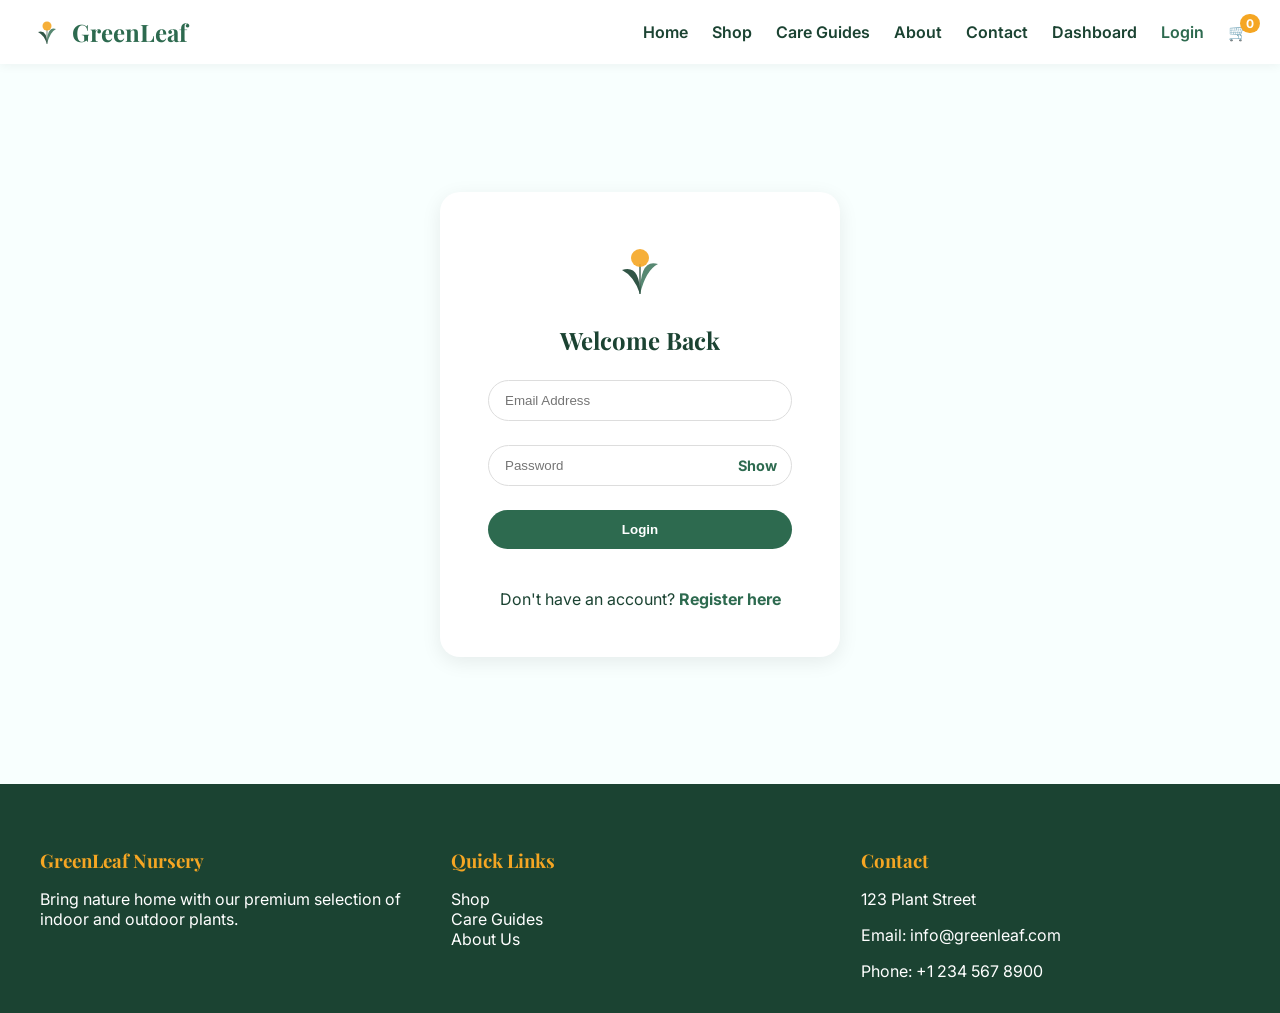
<file: PlantNurseryStore/pages/login.html>
<!DOCTYPE html>
<html lang="en">
<head>
    <meta charset="UTF-8">
    <meta name="viewport" content="width=device-width, initial-scale=1.0">
    <title>Login - GreenLeaf Nursery</title>
    <link rel="stylesheet" href="../cssFile/globalStyles.css">
</head>
<body>

    <nav class="navbar">
        <a href="../index.html" class="nav-brand">
            <img src="../sources/logo.svg" alt="GreenLeaf Logo">
            GreenLeaf
        </a>
        <div class="hamburger">
            <span></span><span></span><span></span>
        </div>
        <ul class="nav-links">
            <li><a href="../index.html">Home</a></li>
            <li><a href="shop.html">Shop</a></li>
            <li><a href="care-guides.html">Care Guides</a></li>
            <li><a href="about.html">About</a></li>
            <li><a href="contact.html">Contact</a></li>
            <li><a href="dashboard.html">Dashboard</a></li>
            <li><a href="login.html" class="active">Login</a></li>
            <li>
                <a href="cart.html" class="cart-icon">
                    🛒 <span class="cart-count">0</span>
                </a>
            </li>
        </ul>
    </nav>

    <div class="auth-container">
        <div class="auth-card">
            <img src="../sources/logo.svg" alt="GreenLeaf Logo" style="height: 60px;">
            <h2>Welcome Back</h2>
            <form style="width: 100%; display: flex; flex-direction: column; gap: 1.5rem;">
                <div class="form-group">
                    <input type="email" class="form-input" placeholder="Email Address" required>
                </div>
                <div class="form-group">
                    <input type="password" class="form-input" placeholder="Password" required>
                    <span class="pwd-toggle" style="position: absolute; right: 15px; top: 12px; cursor: pointer; color: var(--primary); font-size: 0.9rem; font-weight: bold;">Show</span>
                </div>
                <button type="submit" class="btn btn-primary" style="width: 100%;">Login</button>
            </form>
            <p style="margin-top: 1rem;">Don't have an account? <a href="register.html" style="color: var(--primary); font-weight: bold;">Register here</a></p>
        </div>
    </div>

    <footer class="footer">
        <div class="footer-content">
            <div class="footer-col">
                <h3>GreenLeaf Nursery</h3>
                <p>Bring nature home with our premium selection of indoor and outdoor plants.</p>
            </div>
            <div class="footer-col">
                <h3>Quick Links</h3>
                <ul>
                    <li><a href="shop.html">Shop</a></li>
                    <li><a href="care-guides.html">Care Guides</a></li>
                    <li><a href="about.html">About Us</a></li>
                </ul>
            </div>
            <div class="footer-col">
                <h3>Contact</h3>
                <p>123 Plant Street</p>
                <p>Email: info@greenleaf.com</p>
                <p>Phone: +1 234 567 8900</p>
            </div>
        </div>
    </footer>

    <script src="../jsFile/jsFunctions.js"></script>
</body>
</html>
</file>
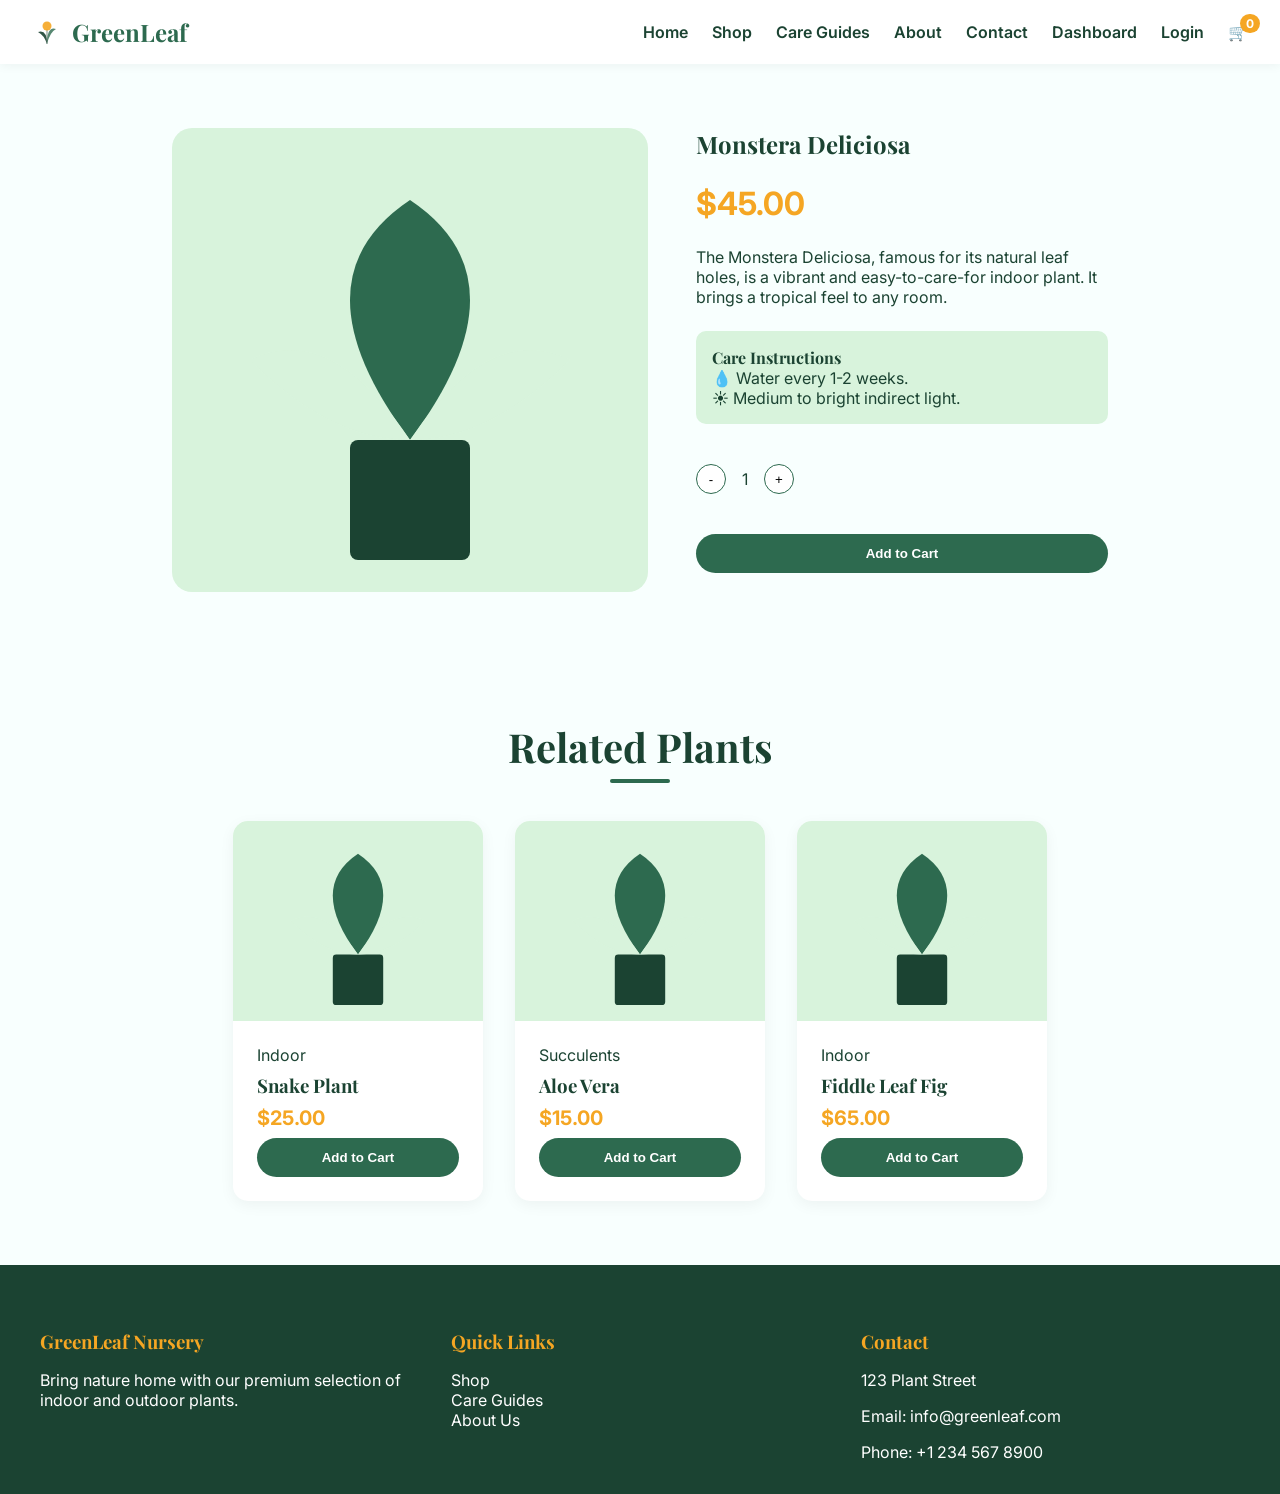
<file: PlantNurseryStore/pages/plant-details.html>
<!DOCTYPE html>
<html lang="en">
<head>
    <meta charset="UTF-8">
    <meta name="viewport" content="width=device-width, initial-scale=1.0">
    <title>Monstera Deliciosa - GreenLeaf Nursery</title>
    <link rel="stylesheet" href="../cssFile/globalStyles.css">
</head>
<body>

    <nav class="navbar">
        <a href="../index.html" class="nav-brand">
            <img src="../sources/logo.svg" alt="GreenLeaf Logo">
            GreenLeaf
        </a>
        <div class="hamburger">
            <span></span><span></span><span></span>
        </div>
        <ul class="nav-links">
            <li><a href="../index.html">Home</a></li>
            <li><a href="shop.html">Shop</a></li>
            <li><a href="care-guides.html">Care Guides</a></li>
            <li><a href="about.html">About</a></li>
            <li><a href="contact.html">Contact</a></li>
            <li><a href="dashboard.html">Dashboard</a></li>
            <li><a href="login.html">Login</a></li>
            <li>
                <a href="cart.html" class="cart-icon">
                    🛒 <span class="cart-count">0</span>
                </a>
            </li>
        </ul>
    </nav>

    <div class="details-container">
        <div class="details-image">
            <img src="../sources/plant.svg" alt="Monstera Deliciosa">
        </div>
        <div class="details-info" data-id="1" data-name="Monstera Deliciosa" data-price="45.00" data-img="../sources/plant.svg">
            <h2>Monstera Deliciosa</h2>
            <div class="product-price" style="font-size: 2rem;">$45.00</div>
            <p>The Monstera Deliciosa, famous for its natural leaf holes, is a vibrant and easy-to-care-for indoor plant. It brings a tropical feel to any room.</p>
            
            <div style="background: var(--light); padding: 1rem; border-radius: 10px;">
                <h4>Care Instructions</h4>
                <p>💧 Water every 1-2 weeks.</p>
                <p>☀️ Medium to bright indirect light.</p>
            </div>

            <div class="qty-selector" style="margin-top: 1rem;">
                <button class="qty-btn" id="qty-minus">-</button>
                <span id="details-qty">1</span>
                <button class="qty-btn" id="qty-plus">+</button>
            </div>
            
            <button class="btn btn-primary btn-add-cart" style="width: 100%; margin-top: 1rem;">Add to Cart</button>
        </div>
    </div>

    <section class="section-container">
        <h2 class="section-title">Related Plants</h2>
        <div class="cards-wrapper">
            <div class="product-card" data-id="2" data-name="Snake Plant" data-price="25.00" data-img="../sources/plant.svg">
                <a href="plant-details.html" class="product-img-box">
                    <img src="../sources/plant.svg" alt="Snake Plant">
                </a>
                <div class="product-info">
                    <span>Indoor</span>
                    <h3>Snake Plant</h3>
                    <div class="product-price">$25.00</div>
                    <button class="btn btn-primary btn-add-cart">Add to Cart</button>
                </div>
            </div>
            <div class="product-card" data-id="3" data-name="Aloe Vera" data-price="15.00" data-img="../sources/plant.svg">
                <a href="plant-details.html" class="product-img-box">
                    <img src="../sources/plant.svg" alt="Aloe Vera">
                </a>
                <div class="product-info">
                    <span>Succulents</span>
                    <h3>Aloe Vera</h3>
                    <div class="product-price">$15.00</div>
                    <button class="btn btn-primary btn-add-cart">Add to Cart</button>
                </div>
            </div>
            <div class="product-card" data-id="4" data-name="Fiddle Leaf Fig" data-price="65.00" data-img="../sources/plant.svg">
                <a href="plant-details.html" class="product-img-box">
                    <img src="../sources/plant.svg" alt="Fig">
                </a>
                <div class="product-info">
                    <span>Indoor</span>
                    <h3>Fiddle Leaf Fig</h3>
                    <div class="product-price">$65.00</div>
                    <button class="btn btn-primary btn-add-cart">Add to Cart</button>
                </div>
            </div>
        </div>
    </section>

    <footer class="footer">
        <div class="footer-content">
            <div class="footer-col">
                <h3>GreenLeaf Nursery</h3>
                <p>Bring nature home with our premium selection of indoor and outdoor plants.</p>
            </div>
            <div class="footer-col">
                <h3>Quick Links</h3>
                <ul>
                    <li><a href="shop.html">Shop</a></li>
                    <li><a href="care-guides.html">Care Guides</a></li>
                    <li><a href="about.html">About Us</a></li>
                </ul>
            </div>
            <div class="footer-col">
                <h3>Contact</h3>
                <p>123 Plant Street</p>
                <p>Email: info@greenleaf.com</p>
                <p>Phone: +1 234 567 8900</p>
            </div>
        </div>
    </footer>

    <script src="../jsFile/jsFunctions.js"></script>
</body>
</html>
</file>
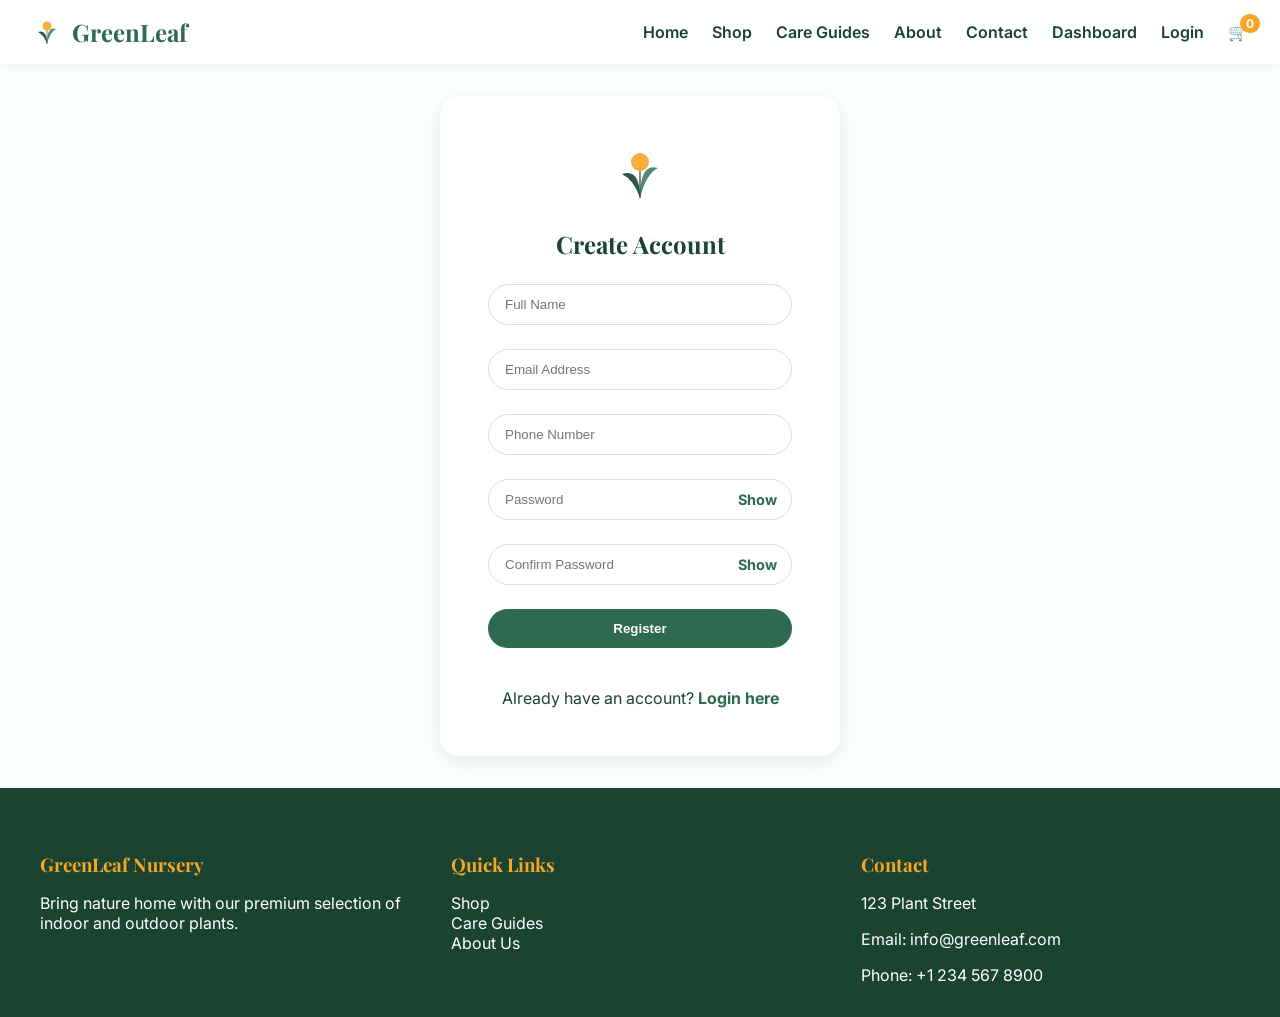
<file: PlantNurseryStore/pages/register.html>
<!DOCTYPE html>
<html lang="en">
<head>
    <meta charset="UTF-8">
    <meta name="viewport" content="width=device-width, initial-scale=1.0">
    <title>Register - GreenLeaf Nursery</title>
    <link rel="stylesheet" href="../cssFile/globalStyles.css">
</head>
<body>

    <nav class="navbar">
        <a href="../index.html" class="nav-brand">
            <img src="../sources/logo.svg" alt="GreenLeaf Logo">
            GreenLeaf
        </a>
        <div class="hamburger">
            <span></span><span></span><span></span>
        </div>
        <ul class="nav-links">
            <li><a href="../index.html">Home</a></li>
            <li><a href="shop.html">Shop</a></li>
            <li><a href="care-guides.html">Care Guides</a></li>
            <li><a href="about.html">About</a></li>
            <li><a href="contact.html">Contact</a></li>
            <li><a href="dashboard.html">Dashboard</a></li>
            <li><a href="login.html">Login</a></li>
            <li>
                <a href="cart.html" class="cart-icon">
                    🛒 <span class="cart-count">0</span>
                </a>
            </li>
        </ul>
    </nav>

    <div class="auth-container">
        <div class="auth-card">
            <img src="../sources/logo.svg" alt="GreenLeaf Logo" style="height: 60px;">
            <h2>Create Account</h2>
            <form style="width: 100%; display: flex; flex-direction: column; gap: 1.5rem;">
                <div class="form-group">
                    <input type="text" class="form-input" placeholder="Full Name" required>
                </div>
                <div class="form-group">
                    <input type="email" class="form-input" placeholder="Email Address" required>
                </div>
                <div class="form-group">
                    <input type="tel" class="form-input" placeholder="Phone Number" required>
                </div>
                <div class="form-group">
                    <input type="password" class="form-input" name="password" placeholder="Password" required>
                    <span class="pwd-toggle" style="position: absolute; right: 15px; top: 12px; cursor: pointer; color: var(--primary); font-size: 0.9rem; font-weight: bold;">Show</span>
                </div>
                <div class="form-group">
                    <input type="password" class="form-input" name="confirm_password" placeholder="Confirm Password" required>
                    <span class="pwd-toggle" style="position: absolute; right: 15px; top: 12px; cursor: pointer; color: var(--primary); font-size: 0.9rem; font-weight: bold;">Show</span>
                </div>
                <button type="submit" class="btn btn-primary" style="width: 100%;">Register</button>
            </form>
            <p style="margin-top: 1rem;">Already have an account? <a href="login.html" style="color: var(--primary); font-weight: bold;">Login here</a></p>
        </div>
    </div>

    <footer class="footer">
        <div class="footer-content">
            <div class="footer-col">
                <h3>GreenLeaf Nursery</h3>
                <p>Bring nature home with our premium selection of indoor and outdoor plants.</p>
            </div>
            <div class="footer-col">
                <h3>Quick Links</h3>
                <ul>
                    <li><a href="shop.html">Shop</a></li>
                    <li><a href="care-guides.html">Care Guides</a></li>
                    <li><a href="about.html">About Us</a></li>
                </ul>
            </div>
            <div class="footer-col">
                <h3>Contact</h3>
                <p>123 Plant Street</p>
                <p>Email: info@greenleaf.com</p>
                <p>Phone: +1 234 567 8900</p>
            </div>
        </div>
    </footer>

    <script src="../jsFile/jsFunctions.js"></script>
</body>
</html>
</file>
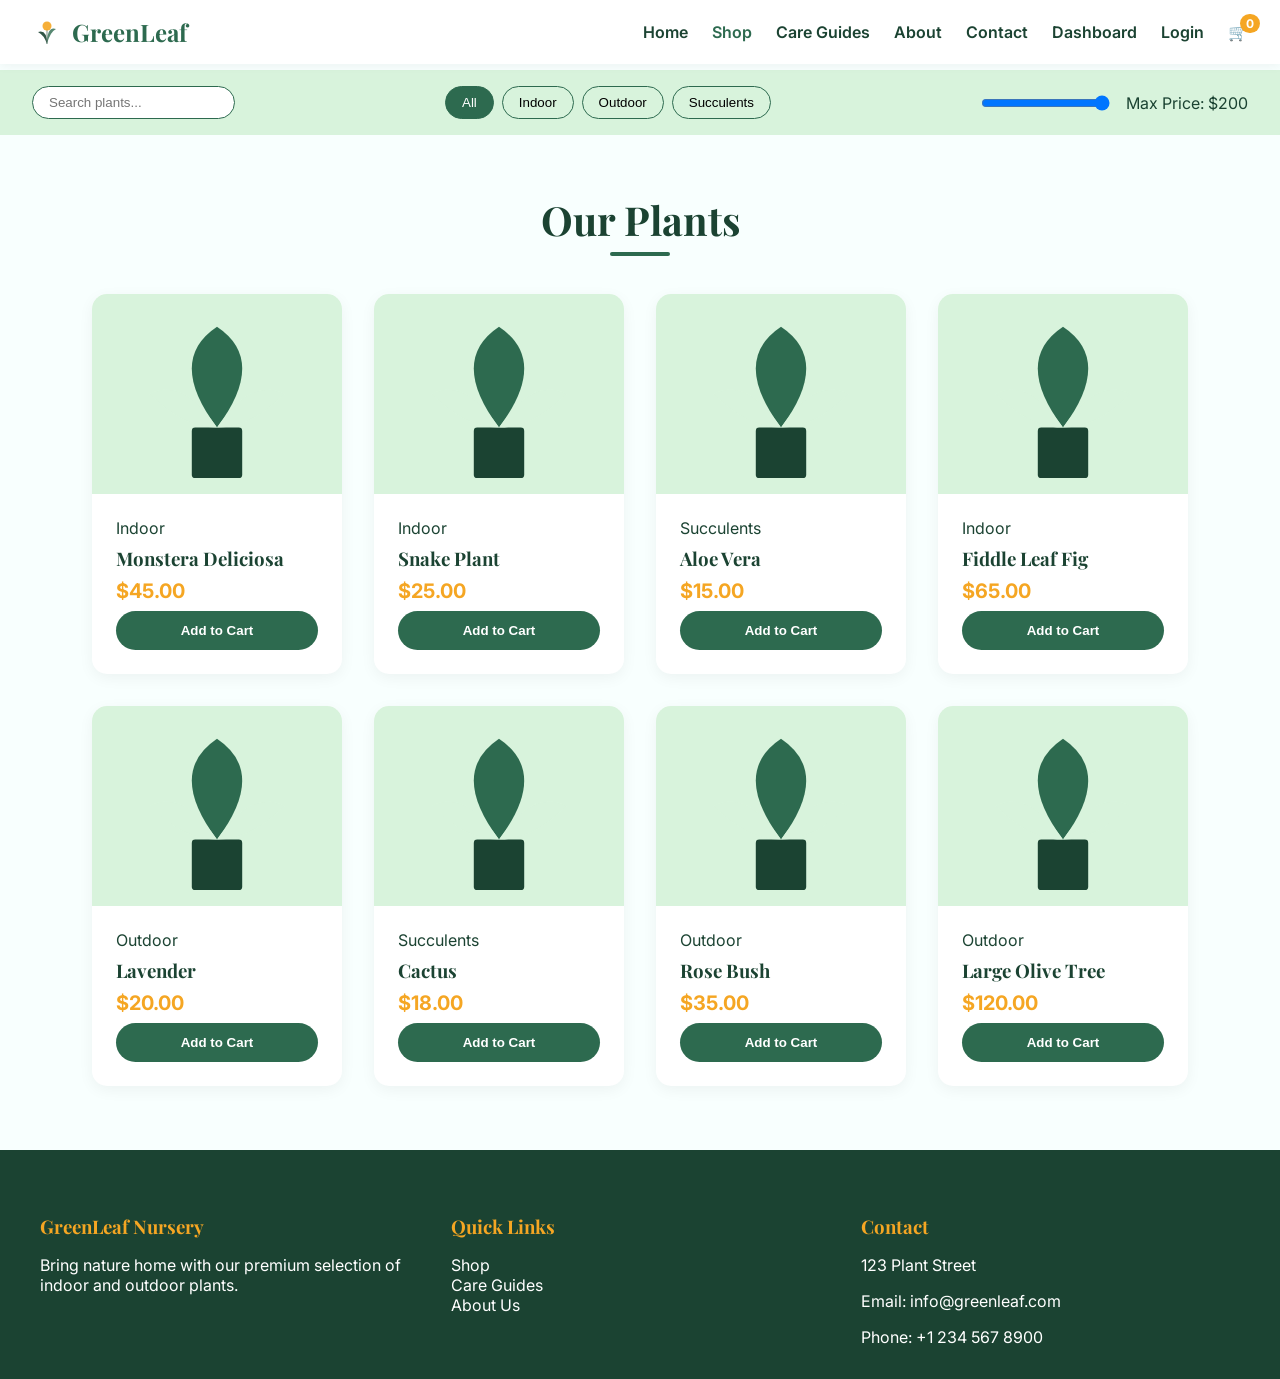
<file: PlantNurseryStore/pages/shop.html>
<!DOCTYPE html>
<html lang="en">
<head>
    <meta charset="UTF-8">
    <meta name="viewport" content="width=device-width, initial-scale=1.0">
    <title>Shop - GreenLeaf Nursery</title>
    <link rel="stylesheet" href="../cssFile/globalStyles.css">
</head>
<body>

    <nav class="navbar">
        <a href="../index.html" class="nav-brand">
            <img src="../sources/logo.svg" alt="GreenLeaf Logo">
            GreenLeaf
        </a>
        <div class="hamburger">
            <span></span><span></span><span></span>
        </div>
        <ul class="nav-links">
            <li><a href="../index.html">Home</a></li>
            <li><a href="shop.html" class="active">Shop</a></li>
            <li><a href="care-guides.html">Care Guides</a></li>
            <li><a href="about.html">About</a></li>
            <li><a href="contact.html">Contact</a></li>
            <li><a href="dashboard.html">Dashboard</a></li>
            <li><a href="login.html">Login</a></li>
            <li>
                <a href="cart.html" class="cart-icon">
                    🛒 <span class="cart-count">0</span>
                </a>
            </li>
        </ul>
    </nav>

    <div class="shop-filter-bar">
        <div class="filter-group">
            <input type="text" id="shop-search" class="filter-input" placeholder="Search plants...">
        </div>
        <div class="filter-group filter-buttons">
            <button class="filter-btn active" data-cat="All">All</button>
            <button class="filter-btn" data-cat="Indoor">Indoor</button>
            <button class="filter-btn" data-cat="Outdoor">Outdoor</button>
            <button class="filter-btn" data-cat="Succulents">Succulents</button>
        </div>
        <div class="filter-group">
            <input type="range" id="price-slider" min="0" max="200" value="200">
            <span id="price-label">Max Price: $200</span>
        </div>
    </div>

    <section class="section-container">
        <h2 class="section-title">Our Plants</h2>
        <div class="cards-wrapper shop-grid">
            <div class="product-card" data-id="1" data-name="Monstera Deliciosa" data-price="45.00" data-category="Indoor" data-img="../sources/plant.svg">
                <a href="plant-details.html" class="product-img-box">
                    <img src="../sources/plant.svg" alt="Monstera">
                </a>
                <div class="product-info">
                    <span>Indoor</span>
                    <h3>Monstera Deliciosa</h3>
                    <div class="product-price">$45.00</div>
                    <button class="btn btn-primary btn-add-cart">Add to Cart</button>
                </div>
            </div>
            
            <div class="product-card" data-id="2" data-name="Snake Plant" data-price="25.00" data-category="Indoor" data-img="../sources/plant.svg">
                <a href="plant-details.html" class="product-img-box">
                    <img src="../sources/plant.svg" alt="Snake Plant">
                </a>
                <div class="product-info">
                    <span>Indoor</span>
                    <h3>Snake Plant</h3>
                    <div class="product-price">$25.00</div>
                    <button class="btn btn-primary btn-add-cart">Add to Cart</button>
                </div>
            </div>

            <div class="product-card" data-id="3" data-name="Aloe Vera" data-price="15.00" data-category="Succulents" data-img="../sources/plant.svg">
                <a href="plant-details.html" class="product-img-box">
                    <img src="../sources/plant.svg" alt="Aloe Vera">
                </a>
                <div class="product-info">
                    <span>Succulents</span>
                    <h3>Aloe Vera</h3>
                    <div class="product-price">$15.00</div>
                    <button class="btn btn-primary btn-add-cart">Add to Cart</button>
                </div>
            </div>

            <div class="product-card" data-id="4" data-name="Fiddle Leaf Fig" data-price="65.00" data-category="Indoor" data-img="../sources/plant.svg">
                <a href="plant-details.html" class="product-img-box">
                    <img src="../sources/plant.svg" alt="Fig">
                </a>
                <div class="product-info">
                    <span>Indoor</span>
                    <h3>Fiddle Leaf Fig</h3>
                    <div class="product-price">$65.00</div>
                    <button class="btn btn-primary btn-add-cart">Add to Cart</button>
                </div>
            </div>

            <div class="product-card" data-id="5" data-name="Lavender" data-price="20.00" data-category="Outdoor" data-img="../sources/plant.svg">
                <a href="plant-details.html" class="product-img-box">
                    <img src="../sources/plant.svg" alt="Lavender">
                </a>
                <div class="product-info">
                    <span>Outdoor</span>
                    <h3>Lavender</h3>
                    <div class="product-price">$20.00</div>
                    <button class="btn btn-primary btn-add-cart">Add to Cart</button>
                </div>
            </div>

            <div class="product-card" data-id="6" data-name="Cactus" data-price="18.00" data-category="Succulents" data-img="../sources/plant.svg">
                <a href="plant-details.html" class="product-img-box">
                    <img src="../sources/plant.svg" alt="Cactus">
                </a>
                <div class="product-info">
                    <span>Succulents</span>
                    <h3>Cactus</h3>
                    <div class="product-price">$18.00</div>
                    <button class="btn btn-primary btn-add-cart">Add to Cart</button>
                </div>
            </div>

            <div class="product-card" data-id="7" data-name="Rose Bush" data-price="35.00" data-category="Outdoor" data-img="../sources/plant.svg">
                <a href="plant-details.html" class="product-img-box">
                    <img src="../sources/plant.svg" alt="Rose Bush">
                </a>
                <div class="product-info">
                    <span>Outdoor</span>
                    <h3>Rose Bush</h3>
                    <div class="product-price">$35.00</div>
                    <button class="btn btn-primary btn-add-cart">Add to Cart</button>
                </div>
            </div>

            <div class="product-card" data-id="8" data-name="Large Olive Tree" data-price="120.00" data-category="Outdoor" data-img="../sources/plant.svg">
                <a href="plant-details.html" class="product-img-box">
                    <img src="../sources/plant.svg" alt="Olive Tree">
                </a>
                <div class="product-info">
                    <span>Outdoor</span>
                    <h3>Large Olive Tree</h3>
                    <div class="product-price">$120.00</div>
                    <button class="btn btn-primary btn-add-cart">Add to Cart</button>
                </div>
            </div>
        </div>
    </section>

    <footer class="footer">
        <div class="footer-content">
            <div class="footer-col">
                <h3>GreenLeaf Nursery</h3>
                <p>Bring nature home with our premium selection of indoor and outdoor plants.</p>
            </div>
            <div class="footer-col">
                <h3>Quick Links</h3>
                <ul>
                    <li><a href="shop.html">Shop</a></li>
                    <li><a href="care-guides.html">Care Guides</a></li>
                    <li><a href="about.html">About Us</a></li>
                </ul>
            </div>
            <div class="footer-col">
                <h3>Contact</h3>
                <p>123 Plant Street</p>
                <p>Email: info@greenleaf.com</p>
                <p>Phone: +1 234 567 8900</p>
            </div>
        </div>
    </footer>

    <script src="../jsFile/jsFunctions.js"></script>
</body>
</html>
</file>
<file: PlantNurseryStore/cssFile/globalStyles.css>
@import url('https://fonts.googleapis.com/css2?family=Inter:wght@300;400;600&family=Playfair+Display:wght@600;700&display=swap');

:root {
  --primary: #2d6a4f;
  --dark: #1b4332;
  --light: #d8f3dc;
  --accent: #f5a623;
  --bg: #f8fffe;
  --card: #ffffff;
}

* {
  box-sizing: border-box;
  margin: 0;
  padding: 0;
}

body {
  font-family: 'Inter', sans-serif;
  background-color: var(--bg);
  color: var(--dark);
  display: flex;
  flex-direction: column;
  min-height: 100vh;
}

h1, h2, h3, h4, h5, h6 {
  font-family: 'Playfair Display', serif;
  color: var(--dark);
}

a {
  text-decoration: none;
  color: inherit;
}

ul {
  list-style: none;
}

/* NAVBAR */
.navbar {
  display: flex;
  justify-content: space-between;
  align-items: center;
  padding: 1rem 2rem;
  background-color: var(--card);
  position: sticky;
  top: 0;
  z-index: 100;
  box-shadow: 0 2px 10px rgba(0,0,0,0.05);
}

.nav-brand {
  display: flex;
  align-items: center;
  font-family: 'Playfair Display', serif;
  font-size: 1.5rem;
  font-weight: 700;
  color: var(--primary);
}

.nav-brand img {
  height: 30px;
  margin-right: 10px;
}

.nav-links {
  display: flex;
  align-items: center;
  gap: 1.5rem;
}

.nav-links a {
  font-weight: 600;
  transition: color 0.3s;
}

.nav-links a:hover, .nav-links a.active {
  color: var(--primary);
}

.cart-icon {
  position: relative;
  display: flex;
  align-items: center;
}

.cart-count {
  position: absolute;
  top: -8px;
  right: -12px;
  background-color: var(--accent);
  color: white;
  font-size: 0.75rem;
  padding: 2px 6px;
  border-radius: 10px;
  font-weight: bold;
}

.hamburger {
  display: none;
  flex-direction: column;
  cursor: pointer;
  gap: 5px;
}

.hamburger span {
  width: 25px;
  height: 3px;
  background-color: var(--dark);
  transition: 0.3s;
}

/* BUTTONS */
.btn {
  display: inline-flex;
  justify-content: center;
  align-items: center;
  padding: 0.75rem 1.5rem;
  border-radius: 50px;
  font-weight: 600;
  cursor: pointer;
  border: none;
  transition: all 0.3s ease;
}

.btn-primary {
  background-color: var(--primary);
  color: white;
}

.btn-primary:hover {
  background-color: var(--dark);
}

.btn-accent {
  background-color: var(--accent);
  color: white;
}

.btn-accent:hover {
  background-color: #e09612;
}

.btn-outline {
  background-color: transparent;
  border: 2px solid var(--primary);
  color: var(--primary);
}

.btn-outline:hover {
  background-color: var(--primary);
  color: white;
}

/* HERO SECTION */
.hero {
  min-height: 88vh;
  background: linear-gradient(135deg, var(--dark) 0%, var(--primary) 100%);
  display: flex;
  align-items: center;
  justify-content: space-between;
  padding: 2rem 5rem;
  color: white;
}

.hero-content {
  flex: 1;
  display: flex;
  flex-direction: column;
  gap: 1.5rem;
}

.hero-content h1 {
  font-size: 4rem;
  color: white;
}

.hero-content p {
  font-size: 1.25rem;
  color: var(--light);
}

.hero-buttons {
  display: flex;
  gap: 1rem;
}

.hero-image {
  flex: 1;
  display: flex;
  justify-content: center;
  align-items: center;
}

.hero-image img {
  max-width: 100%;
  height: auto;
}

/* SECTIONS */
.section-container {
  padding: 4rem 2rem;
  display: flex;
  flex-direction: column;
  align-items: center;
}

.section-title {
  text-align: center;
  margin-bottom: 3rem;
  font-size: 2.5rem;
  position: relative;
  display: inline-block;
}

.section-title::after {
  content: '';
  position: absolute;
  bottom: -10px;
  left: 50%;
  transform: translateX(-50%);
  width: 60px;
  height: 4px;
  background-color: var(--primary);
  border-radius: 2px;
}

/* CARDS */
.cards-wrapper {
  display: flex;
  justify-content: center;
  flex-wrap: wrap;
  gap: 2rem;
  width: 100%;
  max-width: 1200px;
}

.product-card {
  background-color: var(--card);
  border-radius: 15px;
  overflow: hidden;
  box-shadow: 0 4px 15px rgba(0,0,0,0.05);
  display: flex;
  flex-direction: column;
  width: 250px;
  transition: transform 0.3s ease;
}

.product-card:hover {
  transform: translateY(-5px);
}

.product-img-box {
  height: 200px;
  background-color: var(--light);
  display: flex;
  justify-content: center;
  align-items: center;
  padding: 1rem;
}

.product-img-box img {
  max-height: 100%;
  max-width: 100%;
}

.product-info {
  padding: 1.5rem;
  display: flex;
  flex-direction: column;
  gap: 0.5rem;
  flex: 1;
}

.product-price {
  color: var(--accent);
  font-weight: 700;
  font-size: 1.25rem;
}

/* SHOP PAGE */
.shop-filter-bar {
  display: flex;
  justify-content: space-between;
  align-items: center;
  padding: 1rem 2rem;
  background-color: var(--light);
  position: sticky;
  top: 70px;
  z-index: 90;
  flex-wrap: wrap;
  gap: 1rem;
}

.filter-group {
  display: flex;
  align-items: center;
  gap: 1rem;
}

.filter-input {
  padding: 0.5rem 1rem;
  border-radius: 50px;
  border: 1px solid var(--primary);
  outline: none;
}

.filter-buttons {
  display: flex;
  gap: 0.5rem;
}

.filter-btn {
  padding: 0.5rem 1rem;
  border-radius: 50px;
  border: 1px solid var(--primary);
  background: transparent;
  cursor: pointer;
}

.filter-btn.active {
  background: var(--primary);
  color: white;
}

/* PLANT DETAILS */
.details-container {
  display: flex;
  max-width: 1000px;
  margin: 4rem auto;
  gap: 3rem;
  padding: 0 2rem;
}

.details-image {
  flex: 1;
  background-color: var(--light);
  border-radius: 20px;
  display: flex;
  justify-content: center;
  align-items: center;
  padding: 2rem;
}

.details-image img {
  width: 100%;
  max-width: 400px;
}

.details-info {
  flex: 1;
  display: flex;
  flex-direction: column;
  gap: 1.5rem;
}

.qty-selector {
  display: flex;
  align-items: center;
  gap: 1rem;
}

.qty-btn {
  width: 30px;
  height: 30px;
  border-radius: 50%;
  border: 1px solid var(--primary);
  background: white;
  cursor: pointer;
  display: flex;
  justify-content: center;
  align-items: center;
}

/* CART PAGE */
.cart-container {
  display: flex;
  max-width: 1000px;
  margin: 4rem auto;
  gap: 2rem;
  padding: 0 2rem;
  width: 100%;
}

.cart-items {
  flex: 2;
  display: flex;
  flex-direction: column;
  gap: 1rem;
}

.cart-item {
  display: flex;
  align-items: center;
  padding: 1rem;
  background: var(--card);
  border-radius: 15px;
  box-shadow: 0 2px 10px rgba(0,0,0,0.05);
  gap: 1rem;
}

.cart-item-img {
  width: 80px;
  height: 80px;
  background: var(--light);
  border-radius: 10px;
  display: flex;
  justify-content: center;
  align-items: center;
}

.cart-item-img img {
  max-height: 80%;
}

.cart-item-details {
  flex: 1;
  display: flex;
  flex-direction: column;
}

.cart-summary {
  flex: 1;
  background: var(--card);
  padding: 2rem;
  border-radius: 15px;
  box-shadow: 0 2px 10px rgba(0,0,0,0.05);
  display: flex;
  flex-direction: column;
  gap: 1rem;
  height: fit-content;
}

/* FORMS & AUTH */
.auth-container {
  display: flex;
  justify-content: center;
  align-items: center;
  min-height: 80vh;
  padding: 2rem;
}

.auth-card {
  background: var(--card);
  padding: 3rem;
  border-radius: 20px;
  box-shadow: 0 5px 20px rgba(0,0,0,0.08);
  width: 100%;
  max-width: 400px;
  display: flex;
  flex-direction: column;
  align-items: center;
  gap: 1.5rem;
}

.form-group {
  width: 100%;
  display: flex;
  flex-direction: column;
  gap: 0.5rem;
  position: relative;
}

.form-input {
  width: 100%;
  padding: 0.75rem 1rem;
  border: 1px solid #ddd;
  border-radius: 50px;
  outline: none;
}

.form-input:focus {
  border-color: var(--primary);
}

/* CARE GUIDES (Accordion) */
.accordion-item {
  width: 100%;
  max-width: 800px;
  margin-bottom: 1rem;
  background: var(--card);
  border-radius: 15px;
  overflow: hidden;
  box-shadow: 0 2px 10px rgba(0,0,0,0.05);
}

.accordion-header {
  padding: 1.5rem;
  display: flex;
  align-items: center;
  gap: 1rem;
  cursor: pointer;
  background: var(--light);
}

.accordion-icon {
  width: 40px;
  height: 40px;
}

.accordion-content {
  padding: 0;
  max-height: 0;
  overflow: hidden;
  transition: max-height 0.3s ease, padding 0.3s ease;
}

.accordion-item.active .accordion-content {
  padding: 1.5rem;
  max-height: 500px;
}

/* DASHBOARD */
.dashboard-header {
  display: flex;
  justify-content: space-between;
  align-items: center;
  margin-bottom: 2rem;
}

.dash-stats-row {
  display: flex;
  gap: 1rem;
  margin-bottom: 2rem;
  flex-wrap: wrap;
}

.dash-stat-card {
  flex: 1;
  min-width: 200px;
  background: var(--primary);
  color: white;
  padding: 1.5rem;
  border-radius: 15px;
  display: flex;
  flex-direction: column;
  align-items: center;
}

.dash-actions-row {
  display: flex;
  gap: 1rem;
  margin-bottom: 2rem;
  flex-wrap: wrap;
}

.dash-action-card {
  flex: 1;
  min-width: 150px;
  background: var(--card);
  padding: 1.5rem;
  border-radius: 15px;
  display: flex;
  flex-direction: column;
  align-items: center;
  cursor: pointer;
  box-shadow: 0 2px 10px rgba(0,0,0,0.05);
}

.dash-table-container {
  background: var(--card);
  border-radius: 15px;
  padding: 1.5rem;
  box-shadow: 0 2px 10px rgba(0,0,0,0.05);
  overflow-x: auto;
}

.dash-table {
  width: 100%;
  border-collapse: collapse;
}

.dash-table th, .dash-table td {
  padding: 1rem;
  text-align: left;
  border-bottom: 1px solid #eee;
}

.dash-table tr:nth-child(even) {
  background-color: var(--bg);
}

.dash-table tr:hover {
  background-color: var(--light);
}

.bar-chart {
  display: flex;
  align-items: flex-end;
  gap: 1rem;
  height: 200px;
  padding: 1rem 0;
  border-bottom: 2px solid var(--dark);
}

.bar-wrapper {
  display: flex;
  flex-direction: column;
  align-items: center;
  flex: 1;
}

.bar {
  width: 40px;
  background: var(--primary);
  border-radius: 5px 5px 0 0;
}

/* FOOTER */
.footer {
  background-color: var(--dark);
  color: white;
  padding: 4rem 2rem 2rem;
  margin-top: auto;
}

.footer-content {
  display: flex;
  justify-content: space-between;
  flex-wrap: wrap;
  gap: 2rem;
  max-width: 1200px;
  margin: 0 auto;
}

.footer-col {
  display: flex;
  flex-direction: column;
  gap: 1rem;
  flex: 1;
  min-width: 250px;
}

.footer-col h3 {
  color: var(--accent);
}

/* RESPONSIVE */
@media (max-width: 768px) {
  .nav-links {
    display: none;
    flex-direction: column;
    position: absolute;
    top: 100%;
    left: 0;
    width: 100%;
    background: var(--card);
    padding: 1rem 0;
    box-shadow: 0 5px 10px rgba(0,0,0,0.05);
  }
  
  .nav-links.show {
    display: flex;
  }
  
  .hamburger {
    display: flex;
  }
  
  .hero {
    flex-direction: column;
    padding: 2rem;
    text-align: center;
  }
  
  .hero-buttons {
    justify-content: center;
  }
  
  .details-container, .cart-container {
    flex-direction: column;
  }
}
</file>
